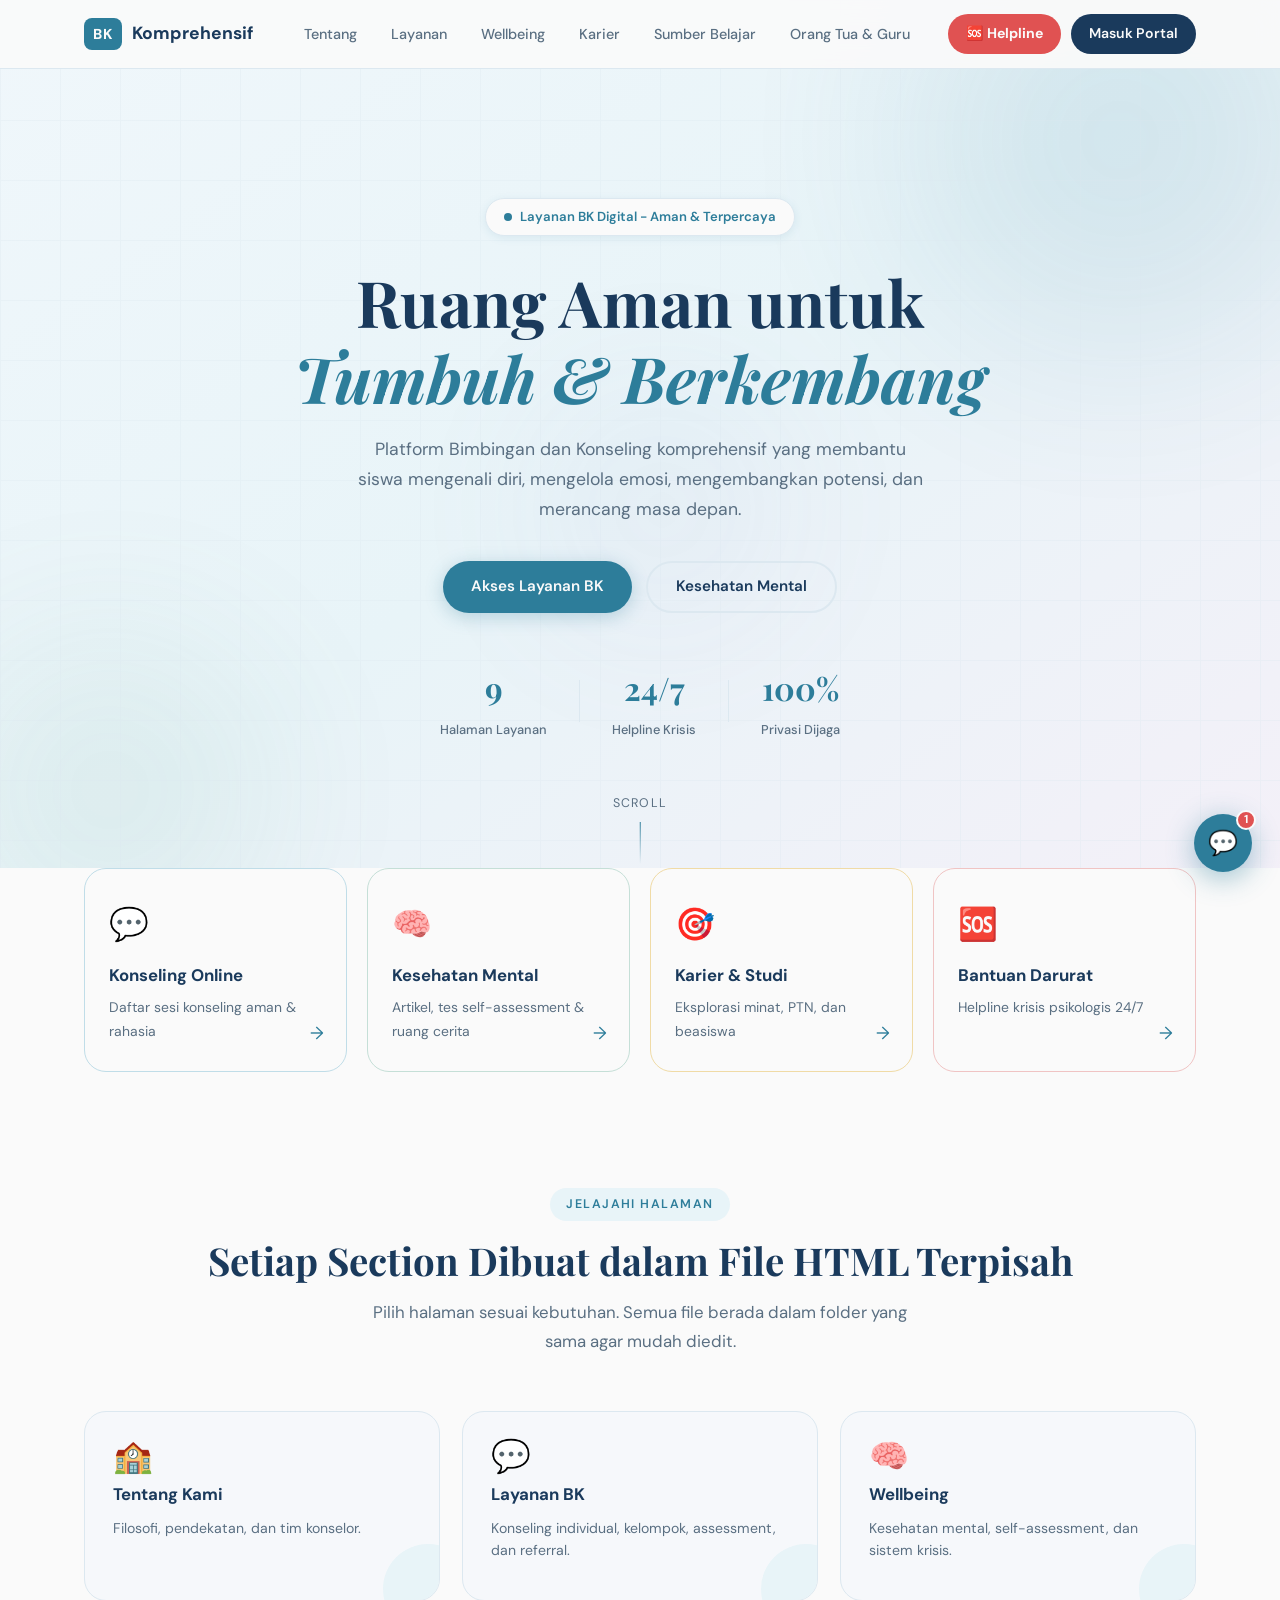
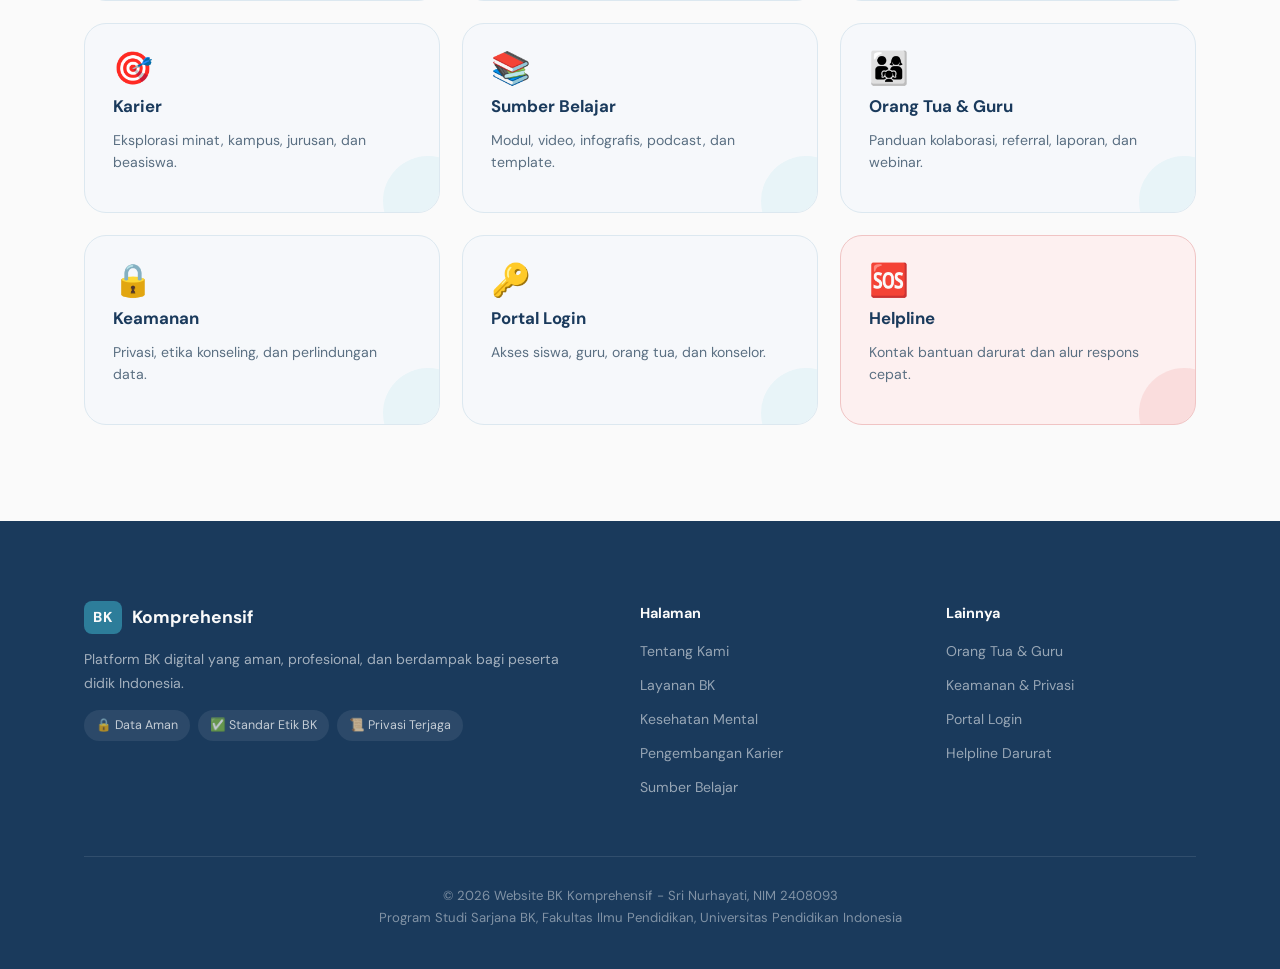
<file: index.html>
<!DOCTYPE html>
<html lang="id">
<head>
  <meta charset="UTF-8"/>
  <meta name="viewport" content="width=device-width, initial-scale=1.0"/>
  <title>BK Komprehensif - Beranda</title>
  <link rel="stylesheet" href="style.css"/>
  <link rel="preconnect" href="https://fonts.googleapis.com">
  <link href="https://fonts.googleapis.com/css2?family=Playfair+Display:wght@400;700&family=DM+Sans:wght@300;400;500;600&display=swap" rel="stylesheet">
</head>
<body>

<header class="navbar" id="navbar">
  <div class="nav-inner">
    <a href="index.html" class="nav-logo">
      <span class="logo-mark">BK</span>
      <span class="logo-text">Komprehensif</span>
    </a>
    <nav class="nav-links">
      <a href="tentang.html">Tentang</a>
      <a href="layanan.html">Layanan</a>
      <a href="wellbeing.html">Wellbeing</a>
      <a href="karier.html">Karier</a>
      <a href="sumber.html">Sumber Belajar</a>
      <a href="orangtua.html">Orang Tua & Guru</a>
    </nav>
    <div class="nav-actions">
      <a href="helpline.html" class="btn-helpline">🆘 Helpline</a>
      <a href="portal.html" class="btn-portal">Masuk Portal</a>
    </div>
    <button class="hamburger" id="hamburger" aria-label="Menu">
      <span></span><span></span><span></span>
    </button>
  </div>
  <div class="mobile-menu" id="mobileMenu">
    <a href="tentang.html">Tentang</a>
    <a href="layanan.html">Layanan</a>
    <a href="wellbeing.html">Wellbeing</a>
    <a href="karier.html">Karier</a>
    <a href="sumber.html">Sumber Belajar</a>
    <a href="orangtua.html">Orang Tua & Guru</a>
    <a href="helpline.html" class="btn-helpline">🆘 Helpline</a>
    <a href="portal.html" class="btn-portal">Masuk Portal</a>
  </div>
</header>

<main>
  <section class="hero">
    <div class="hero-bg">
      <div class="blob blob-1"></div>
      <div class="blob blob-2"></div>
      <div class="blob blob-3"></div>
      <div class="grid-overlay"></div>
    </div>
    <div class="hero-content">
      <div class="hero-badge"><span class="pulse-dot"></span>Layanan BK Digital - Aman & Terpercaya</div>
      <h1 class="hero-title">Ruang Aman untuk<br><em>Tumbuh & Berkembang</em></h1>
      <p class="hero-desc">Platform Bimbingan dan Konseling komprehensif yang membantu siswa mengenali diri, mengelola emosi, mengembangkan potensi, dan merancang masa depan.</p>
      <div class="hero-cta">
        <a href="layanan.html" class="btn-primary">Akses Layanan BK</a>
        <a href="wellbeing.html" class="btn-secondary">Kesehatan Mental</a>
      </div>
      <div class="hero-stats">
        <div class="stat-item"><span class="stat-num">9</span><span class="stat-label">Halaman Layanan</span></div>
        <div class="stat-divider"></div>
        <div class="stat-item"><span class="stat-num">24/7</span><span class="stat-label">Helpline Krisis</span></div>
        <div class="stat-divider"></div>
        <div class="stat-item"><span class="stat-num">100%</span><span class="stat-label">Privasi Dijaga</span></div>
      </div>
    </div>
    <div class="hero-scroll"><span>Scroll</span><div class="scroll-line"></div></div>
  </section>

  <section class="quick-access">
    <div class="container">
      <div class="qa-grid">
        <a href="layanan.html" class="qa-card qa-teal">
          <div class="qa-icon">💬</div>
          <h3>Konseling Online</h3>
          <p>Daftar sesi konseling aman & rahasia</p>
          <span class="qa-arrow">→</span>
        </a>
        <a href="wellbeing.html" class="qa-card qa-green">
          <div class="qa-icon">🧠</div>
          <h3>Kesehatan Mental</h3>
          <p>Artikel, tes self-assessment & ruang cerita</p>
          <span class="qa-arrow">→</span>
        </a>
        <a href="karier.html" class="qa-card qa-amber">
          <div class="qa-icon">🎯</div>
          <h3>Karier & Studi</h3>
          <p>Eksplorasi minat, PTN, dan beasiswa</p>
          <span class="qa-arrow">→</span>
        </a>
        <a href="helpline.html" class="qa-card qa-red">
          <div class="qa-icon">🆘</div>
          <h3>Bantuan Darurat</h3>
          <p>Helpline krisis psikologis 24/7</p>
          <span class="qa-arrow">→</span>
        </a>
      </div>
    </div>
  </section>

  <section class="preview-nav section">
    <div class="container">
      <div class="section-header">
        <div class="section-label">Jelajahi Halaman</div>
        <h2 class="section-title">Setiap Section Dibuat dalam File HTML Terpisah</h2>
        <p class="section-desc">Pilih halaman sesuai kebutuhan. Semua file berada dalam folder yang sama agar mudah diedit.</p>
      </div>
      <div class="pn-grid">
        <a href="tentang.html" class="pn-card"><div class="pn-icon">🏫</div><h3>Tentang Kami</h3><p>Filosofi, pendekatan, dan tim konselor.</p></a>
        <a href="layanan.html" class="pn-card"><div class="pn-icon">💬</div><h3>Layanan BK</h3><p>Konseling individual, kelompok, assessment, dan referral.</p></a>
        <a href="wellbeing.html" class="pn-card"><div class="pn-icon">🧠</div><h3>Wellbeing</h3><p>Kesehatan mental, self-assessment, dan sistem krisis.</p></a>
        <a href="karier.html" class="pn-card"><div class="pn-icon">🎯</div><h3>Karier</h3><p>Eksplorasi minat, kampus, jurusan, dan beasiswa.</p></a>
        <a href="sumber.html" class="pn-card"><div class="pn-icon">📚</div><h3>Sumber Belajar</h3><p>Modul, video, infografis, podcast, dan template.</p></a>
        <a href="orangtua.html" class="pn-card"><div class="pn-icon">👨‍👩‍👧</div><h3>Orang Tua & Guru</h3><p>Panduan kolaborasi, referral, laporan, dan webinar.</p></a>
        <a href="keamanan.html" class="pn-card"><div class="pn-icon">🔒</div><h3>Keamanan</h3><p>Privasi, etika konseling, dan perlindungan data.</p></a>
        <a href="portal.html" class="pn-card"><div class="pn-icon">🔑</div><h3>Portal Login</h3><p>Akses siswa, guru, orang tua, dan konselor.</p></a>
        <a href="helpline.html" class="pn-card pn-red"><div class="pn-icon">🆘</div><h3>Helpline</h3><p>Kontak bantuan darurat dan alur respons cepat.</p></a>
      </div>
    </div>
  </section>
</main>

<footer class="footer">
  <div class="container">
    <div class="footer-grid">
      <div class="footer-brand">
        <div class="footer-logo"><span class="logo-mark">BK</span><span>Komprehensif</span></div>
        <p>Platform BK digital yang aman, profesional, dan berdampak bagi peserta didik Indonesia.</p>
        <div class="footer-badges">
          <span>🔒 Data Aman</span><span>✅ Standar Etik BK</span><span>📜 Privasi Terjaga</span>
        </div>
      </div>
      <div class="footer-links">
        <h4>Halaman</h4>
        <a href="tentang.html">Tentang Kami</a>
        <a href="layanan.html">Layanan BK</a>
        <a href="wellbeing.html">Kesehatan Mental</a>
        <a href="karier.html">Pengembangan Karier</a>
        <a href="sumber.html">Sumber Belajar</a>
      </div>
      <div class="footer-links">
        <h4>Lainnya</h4>
        <a href="orangtua.html">Orang Tua & Guru</a>
        <a href="keamanan.html">Keamanan & Privasi</a>
        <a href="portal.html">Portal Login</a>
        <a href="helpline.html">Helpline Darurat</a>
      </div>
    </div>
    <div class="footer-bottom">
      <p>© 2026 Website BK Komprehensif - Sri Nurhayati, NIM 2408093</p>
      <p>Program Studi Sarjana BK, Fakultas Ilmu Pendidikan, Universitas Pendidikan Indonesia</p>
    </div>
  </div>
</footer>

<div class="chatbot-bubble" id="chatbotBubble" onclick="toggleChatbot()">
  <span class="cb-icon">💬</span><span class="cb-badge">1</span>
</div>
<div class="chatbot-window" id="chatbotWindow">
  <div class="cw-header"><strong>Asisten BK</strong><button onclick="toggleChatbot()">×</button></div>
  <div class="cw-body">
    <div class="cw-msg cw-bot">Halo! 👋 Saya asisten BK digital. Ada yang bisa saya bantu?</div>
    <div class="cw-options">
      <button onclick="chatSelect('Ingin konseling')">💬 Ingin konseling</button>
      <button onclick="chatSelect('Info kesehatan mental')">🧠 Kesehatan mental</button>
      <button onclick="chatSelect('Informasi karier')">🎯 Informasi karier</button>
      <button onclick="chatSelect('Bantuan darurat')">🆘 Bantuan darurat</button>
    </div>
  </div>
  <div class="cw-input">
    <input type="text" id="chatInput" placeholder="Ketik pesan..."/>
    <button onclick="sendChat()">→</button>
  </div>
</div>

<script src="script.js"></script>
</body>
</html>
</file>
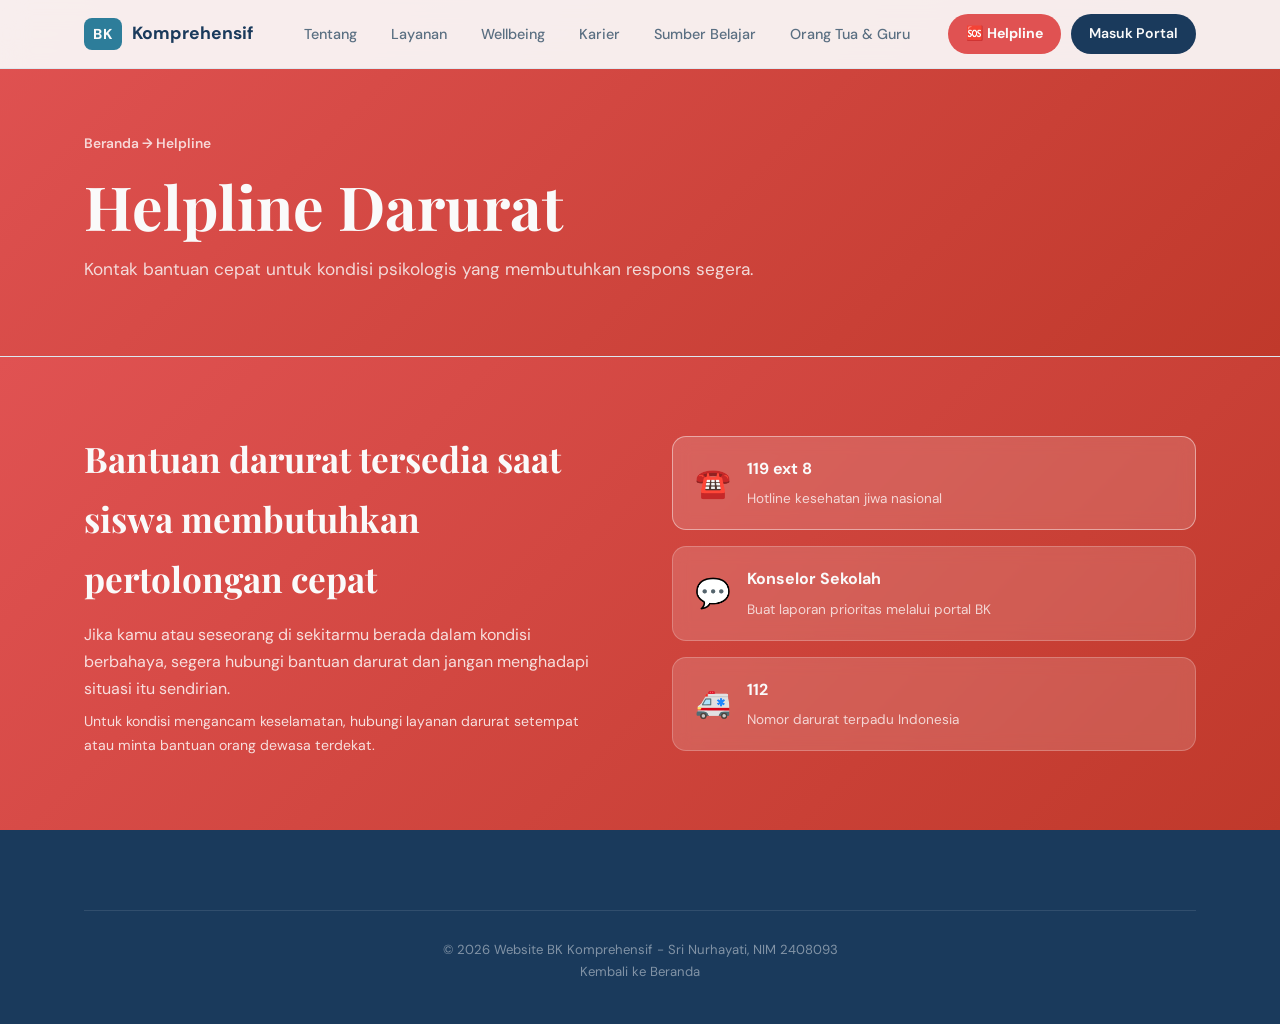
<file: helpline.html>
<!DOCTYPE html>
<html lang="id">
<head>
  <meta charset="UTF-8"/>
  <meta name="viewport" content="width=device-width, initial-scale=1.0"/>
  <title>BK Komprehensif - Helpline Darurat</title>
  <link rel="stylesheet" href="style.css"/>
  <link rel="preconnect" href="https://fonts.googleapis.com">
  <link href="https://fonts.googleapis.com/css2?family=Playfair+Display:wght@400;700&family=DM+Sans:wght@300;400;500;600&display=swap" rel="stylesheet">
</head>
<body>
<header class="navbar" id="navbar">
  <div class="nav-inner">
    <a href="index.html" class="nav-logo"><span class="logo-mark">BK</span><span class="logo-text">Komprehensif</span></a>
    <nav class="nav-links"><a href="tentang.html">Tentang</a><a href="layanan.html">Layanan</a><a href="wellbeing.html">Wellbeing</a><a href="karier.html">Karier</a><a href="sumber.html">Sumber Belajar</a><a href="orangtua.html">Orang Tua & Guru</a></nav>
    <div class="nav-actions"><a href="helpline.html" class="btn-helpline">🆘 Helpline</a><a href="portal.html" class="btn-portal">Masuk Portal</a></div>
    <button class="hamburger" id="hamburger" aria-label="Menu"><span></span><span></span><span></span></button>
  </div>
  <div class="mobile-menu" id="mobileMenu"><a href="tentang.html">Tentang</a><a href="layanan.html">Layanan</a><a href="wellbeing.html">Wellbeing</a><a href="karier.html">Karier</a><a href="sumber.html">Sumber Belajar</a><a href="orangtua.html">Orang Tua & Guru</a><a href="helpline.html" class="btn-helpline">🆘 Helpline</a><a href="portal.html" class="btn-portal">Masuk Portal</a></div>
</header>
<main>
  <section class="page-hero ph-red"><div class="container"><div class="breadcrumb light"><a href="index.html">Beranda</a> → Helpline</div><h1 class="page-title">Helpline Darurat</h1><p class="page-desc">Kontak bantuan cepat untuk kondisi psikologis yang membutuhkan respons segera.</p></div></section>
  <section class="helpline">
    <div class="container">
      <div class="hl-inner">
        <div class="hl-text"><h2>Bantuan darurat tersedia saat siswa membutuhkan pertolongan cepat</h2><p>Jika kamu atau seseorang di sekitarmu berada dalam kondisi berbahaya, segera hubungi bantuan darurat dan jangan menghadapi situasi itu sendirian.</p><p class="hl-note">Untuk kondisi mengancam keselamatan, hubungi layanan darurat setempat atau minta bantuan orang dewasa terdekat.</p></div>
        <div class="hl-contacts">
          <a href="tel:119" class="hl-contact hl-primary"><div class="hlc-icon">☎️</div><div><strong>119 ext 8</strong><span>Hotline kesehatan jiwa nasional</span></div></a>
          <a href="portal.html" class="hl-contact"><div class="hlc-icon">💬</div><div><strong>Konselor Sekolah</strong><span>Buat laporan prioritas melalui portal BK</span></div></a>
          <a href="tel:112" class="hl-contact"><div class="hlc-icon">🚑</div><div><strong>112</strong><span>Nomor darurat terpadu Indonesia</span></div></a>
        </div>
      </div>
    </div>
  </section>
</main>
<footer class="footer"><div class="container"><div class="footer-bottom"><p>© 2026 Website BK Komprehensif - Sri Nurhayati, NIM 2408093</p><p><a href="index.html">Kembali ke Beranda</a></p></div></div></footer>
<script src="script.js"></script>
</body>
</html>
</file>
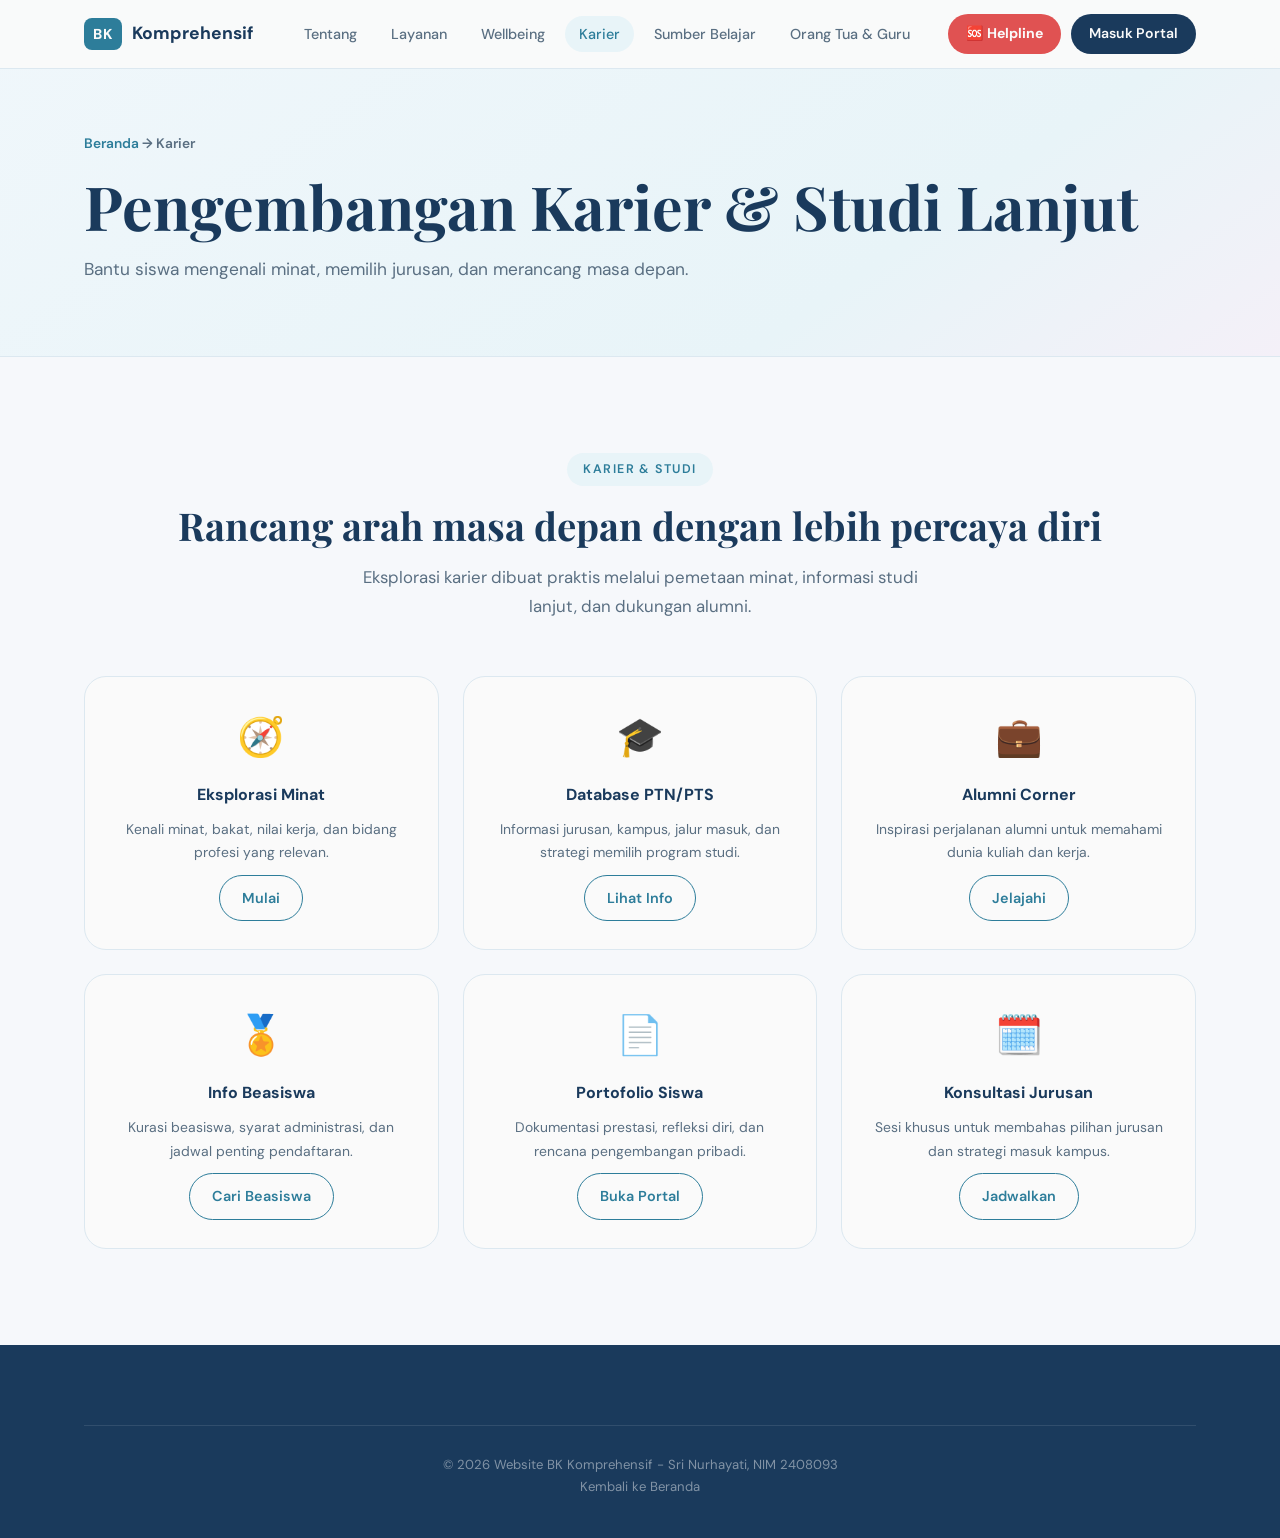
<file: karier.html>
<!DOCTYPE html>
<html lang="id">
<head>
  <meta charset="UTF-8"/>
  <meta name="viewport" content="width=device-width, initial-scale=1.0"/>
  <title>BK Komprehensif - Karier</title>
  <link rel="stylesheet" href="style.css"/>
  <link rel="preconnect" href="https://fonts.googleapis.com">
  <link href="https://fonts.googleapis.com/css2?family=Playfair+Display:wght@400;700&family=DM+Sans:wght@300;400;500;600&display=swap" rel="stylesheet">
</head>
<body>
<header class="navbar" id="navbar">
  <div class="nav-inner">
    <a href="index.html" class="nav-logo"><span class="logo-mark">BK</span><span class="logo-text">Komprehensif</span></a>
    <nav class="nav-links"><a href="tentang.html">Tentang</a><a href="layanan.html">Layanan</a><a href="wellbeing.html">Wellbeing</a><a href="karier.html" class="active">Karier</a><a href="sumber.html">Sumber Belajar</a><a href="orangtua.html">Orang Tua & Guru</a></nav>
    <div class="nav-actions"><a href="helpline.html" class="btn-helpline">🆘 Helpline</a><a href="portal.html" class="btn-portal">Masuk Portal</a></div>
    <button class="hamburger" id="hamburger" aria-label="Menu"><span></span><span></span><span></span></button>
  </div>
  <div class="mobile-menu" id="mobileMenu"><a href="tentang.html">Tentang</a><a href="layanan.html">Layanan</a><a href="wellbeing.html">Wellbeing</a><a href="karier.html">Karier</a><a href="sumber.html">Sumber Belajar</a><a href="orangtua.html">Orang Tua & Guru</a><a href="helpline.html" class="btn-helpline">🆘 Helpline</a><a href="portal.html" class="btn-portal">Masuk Portal</a></div>
</header>
<main>
  <section class="page-hero"><div class="container"><div class="breadcrumb"><a href="index.html">Beranda</a> → Karier</div><h1 class="page-title">Pengembangan Karier & Studi Lanjut</h1><p class="page-desc">Bantu siswa mengenali minat, memilih jurusan, dan merancang masa depan.</p></div></section>
  <section class="karier section">
    <div class="container">
      <div class="section-header"><div class="section-label">Karier & Studi</div><h2 class="section-title">Rancang arah masa depan dengan lebih percaya diri</h2><p class="section-desc">Eksplorasi karier dibuat praktis melalui pemetaan minat, informasi studi lanjut, dan dukungan alumni.</p></div>
      <div class="karier-grid">
        <article class="karier-card"><div class="kc-icon">🧭</div><h3>Eksplorasi Minat</h3><p>Kenali minat, bakat, nilai kerja, dan bidang profesi yang relevan.</p><a href="portal.html" class="btn-outline">Mulai</a></article>
        <article class="karier-card"><div class="kc-icon">🎓</div><h3>Database PTN/PTS</h3><p>Informasi jurusan, kampus, jalur masuk, dan strategi memilih program studi.</p><a href="sumber.html" class="btn-outline">Lihat Info</a></article>
        <article class="karier-card"><div class="kc-icon">💼</div><h3>Alumni Corner</h3><p>Inspirasi perjalanan alumni untuk memahami dunia kuliah dan kerja.</p><a href="sumber.html" class="btn-outline">Jelajahi</a></article>
        <article class="karier-card"><div class="kc-icon">🏅</div><h3>Info Beasiswa</h3><p>Kurasi beasiswa, syarat administrasi, dan jadwal penting pendaftaran.</p><a href="sumber.html" class="btn-outline">Cari Beasiswa</a></article>
        <article class="karier-card"><div class="kc-icon">📄</div><h3>Portofolio Siswa</h3><p>Dokumentasi prestasi, refleksi diri, dan rencana pengembangan pribadi.</p><a href="portal.html" class="btn-outline">Buka Portal</a></article>
        <article class="karier-card"><div class="kc-icon">🗓️</div><h3>Konsultasi Jurusan</h3><p>Sesi khusus untuk membahas pilihan jurusan dan strategi masuk kampus.</p><a href="layanan.html" class="btn-outline">Jadwalkan</a></article>
      </div>
    </div>
  </section>
</main>
<footer class="footer"><div class="container"><div class="footer-bottom"><p>© 2026 Website BK Komprehensif - Sri Nurhayati, NIM 2408093</p><p><a href="index.html">Kembali ke Beranda</a></p></div></div></footer>
<script src="script.js"></script>
</body>
</html>
</file>
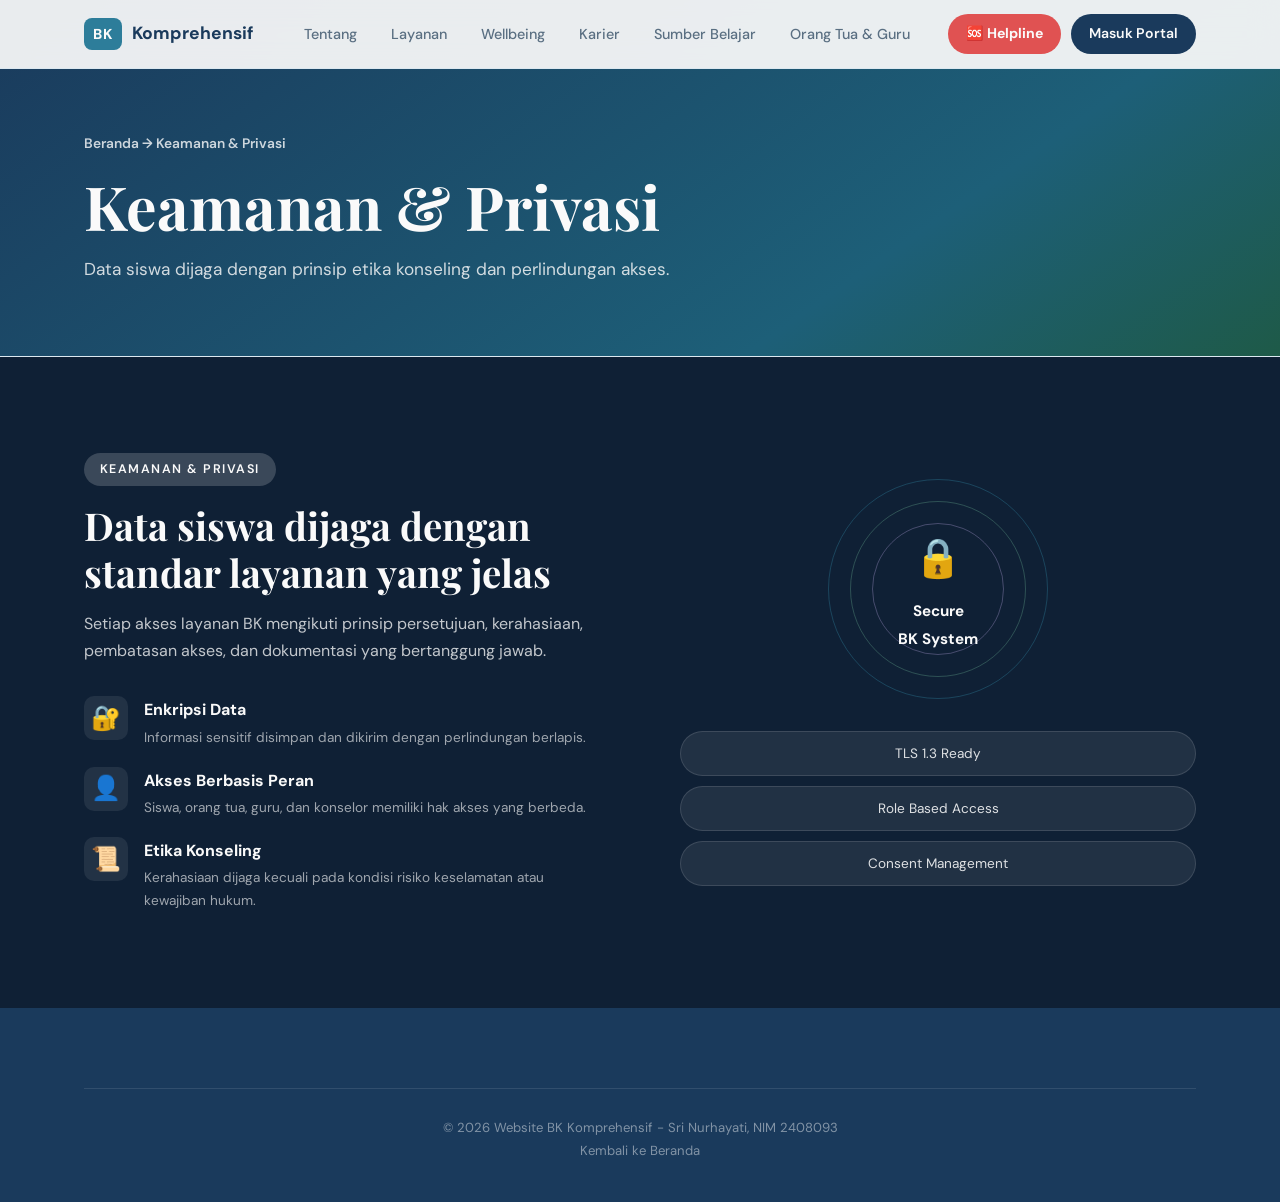
<file: keamanan.html>
<!DOCTYPE html>
<html lang="id">
<head>
  <meta charset="UTF-8"/>
  <meta name="viewport" content="width=device-width, initial-scale=1.0"/>
  <title>BK Komprehensif - Keamanan & Privasi</title>
  <link rel="stylesheet" href="style.css"/>
  <link rel="preconnect" href="https://fonts.googleapis.com">
  <link href="https://fonts.googleapis.com/css2?family=Playfair+Display:wght@400;700&family=DM+Sans:wght@300;400;500;600&display=swap" rel="stylesheet">
</head>
<body>
<header class="navbar" id="navbar">
  <div class="nav-inner">
    <a href="index.html" class="nav-logo"><span class="logo-mark">BK</span><span class="logo-text">Komprehensif</span></a>
    <nav class="nav-links"><a href="tentang.html">Tentang</a><a href="layanan.html">Layanan</a><a href="wellbeing.html">Wellbeing</a><a href="karier.html">Karier</a><a href="sumber.html">Sumber Belajar</a><a href="orangtua.html">Orang Tua & Guru</a></nav>
    <div class="nav-actions"><a href="helpline.html" class="btn-helpline">🆘 Helpline</a><a href="portal.html" class="btn-portal">Masuk Portal</a></div>
    <button class="hamburger" id="hamburger" aria-label="Menu"><span></span><span></span><span></span></button>
  </div>
  <div class="mobile-menu" id="mobileMenu"><a href="tentang.html">Tentang</a><a href="layanan.html">Layanan</a><a href="wellbeing.html">Wellbeing</a><a href="karier.html">Karier</a><a href="sumber.html">Sumber Belajar</a><a href="orangtua.html">Orang Tua & Guru</a><a href="helpline.html" class="btn-helpline">🆘 Helpline</a><a href="portal.html" class="btn-portal">Masuk Portal</a></div>
</header>
<main>
  <section class="page-hero ph-dark"><div class="container"><div class="breadcrumb light"><a href="index.html">Beranda</a> → Keamanan & Privasi</div><h1 class="page-title">Keamanan & Privasi</h1><p class="page-desc">Data siswa dijaga dengan prinsip etika konseling dan perlindungan akses.</p></div></section>
  <section class="keamanan">
    <div class="container">
      <div class="keamanan-inner">
        <div>
          <div class="section-label wl">Keamanan & Privasi</div>
          <h2 class="section-title">Data siswa dijaga dengan standar layanan yang jelas</h2>
          <p>Setiap akses layanan BK mengikuti prinsip persetujuan, kerahasiaan, pembatasan akses, dan dokumentasi yang bertanggung jawab.</p>
          <div class="security-layers">
            <div class="sec-layer"><div class="sl-icon">🔐</div><div><strong>Enkripsi Data</strong><p>Informasi sensitif disimpan dan dikirim dengan perlindungan berlapis.</p></div></div>
            <div class="sec-layer"><div class="sl-icon">👤</div><div><strong>Akses Berbasis Peran</strong><p>Siswa, orang tua, guru, dan konselor memiliki hak akses yang berbeda.</p></div></div>
            <div class="sec-layer"><div class="sl-icon">📜</div><div><strong>Etika Konseling</strong><p>Kerahasiaan dijaga kecuali pada kondisi risiko keselamatan atau kewajiban hukum.</p></div></div>
          </div>
        </div>
        <div class="keamanan-visual">
          <div class="sec-badge-main"><div class="sec-ring ring-1"></div><div class="sec-ring ring-2"></div><div class="sec-ring ring-3"></div><div class="sec-center"><span class="sec-lock">🔒</span><strong>Secure<br>BK System</strong></div></div>
          <div class="sec-info-pills"><span class="sip">TLS 1.3 Ready</span><span class="sip">Role Based Access</span><span class="sip">Consent Management</span></div>
        </div>
      </div>
    </div>
  </section>
</main>
<footer class="footer"><div class="container"><div class="footer-bottom"><p>© 2026 Website BK Komprehensif - Sri Nurhayati, NIM 2408093</p><p><a href="index.html">Kembali ke Beranda</a></p></div></div></footer>
<script src="script.js"></script>
</body>
</html>
</file>
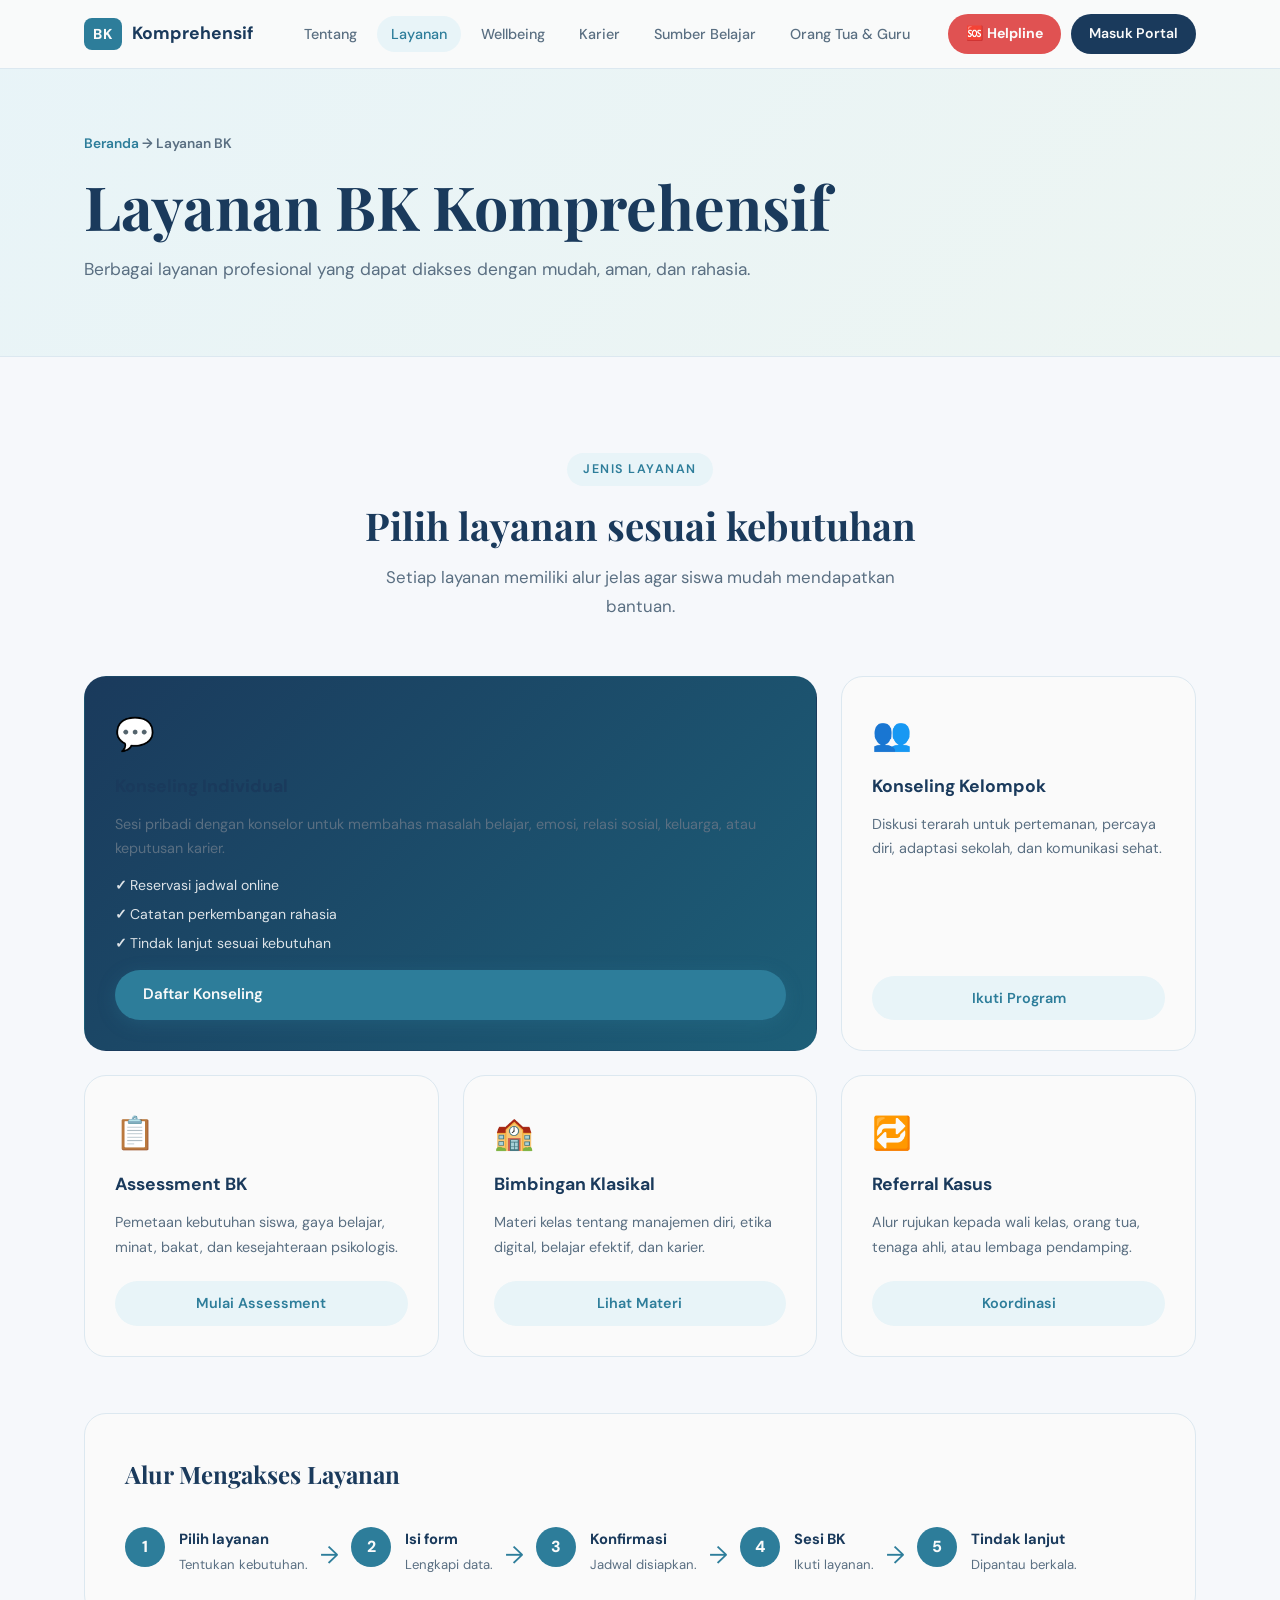
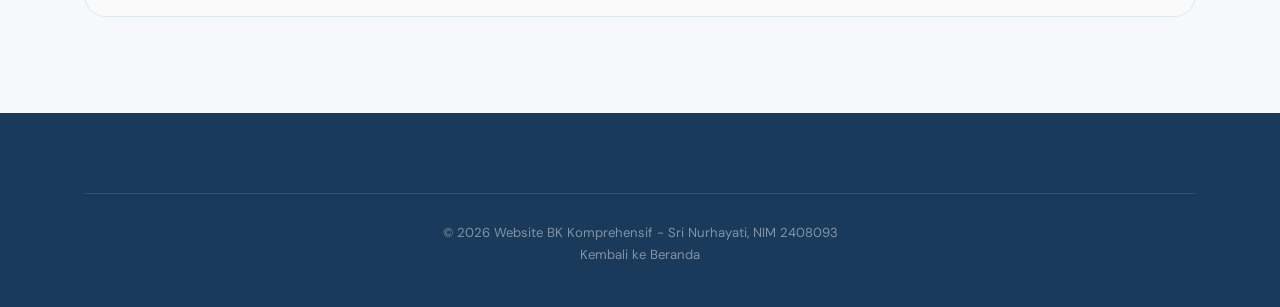
<file: layanan.html>
<!DOCTYPE html>
<html lang="id">
<head>
  <meta charset="UTF-8"/>
  <meta name="viewport" content="width=device-width, initial-scale=1.0"/>
  <title>BK Komprehensif - Layanan BK</title>
  <link rel="stylesheet" href="style.css"/>
  <link rel="preconnect" href="https://fonts.googleapis.com">
  <link href="https://fonts.googleapis.com/css2?family=Playfair+Display:wght@400;700&family=DM+Sans:wght@300;400;500;600&display=swap" rel="stylesheet">
</head>
<body>
<header class="navbar" id="navbar">
  <div class="nav-inner">
    <a href="index.html" class="nav-logo"><span class="logo-mark">BK</span><span class="logo-text">Komprehensif</span></a>
    <nav class="nav-links"><a href="tentang.html">Tentang</a><a href="layanan.html" class="active">Layanan</a><a href="wellbeing.html">Wellbeing</a><a href="karier.html">Karier</a><a href="sumber.html">Sumber Belajar</a><a href="orangtua.html">Orang Tua & Guru</a></nav>
    <div class="nav-actions"><a href="helpline.html" class="btn-helpline">🆘 Helpline</a><a href="portal.html" class="btn-portal">Masuk Portal</a></div>
    <button class="hamburger" id="hamburger" aria-label="Menu"><span></span><span></span><span></span></button>
  </div>
  <div class="mobile-menu" id="mobileMenu"><a href="tentang.html">Tentang</a><a href="layanan.html">Layanan</a><a href="wellbeing.html">Wellbeing</a><a href="karier.html">Karier</a><a href="sumber.html">Sumber Belajar</a><a href="orangtua.html">Orang Tua & Guru</a><a href="helpline.html" class="btn-helpline">🆘 Helpline</a><a href="portal.html" class="btn-portal">Masuk Portal</a></div>
</header>

<main>
  <section class="page-hero ph-teal"><div class="container"><div class="breadcrumb"><a href="index.html">Beranda</a> → Layanan BK</div><h1 class="page-title">Layanan BK Komprehensif</h1><p class="page-desc">Berbagai layanan profesional yang dapat diakses dengan mudah, aman, dan rahasia.</p></div></section>
  <section class="layanan section">
    <div class="container">
      <div class="section-header"><div class="section-label">Jenis Layanan</div><h2 class="section-title">Pilih layanan sesuai kebutuhan</h2><p class="section-desc">Setiap layanan memiliki alur jelas agar siswa mudah mendapatkan bantuan.</p></div>
      <div class="layanan-grid">
        <article class="layanan-card lc-featured"><div class="lc-icon">💬</div><h3>Konseling Individual</h3><p>Sesi pribadi dengan konselor untuk membahas masalah belajar, emosi, relasi sosial, keluarga, atau keputusan karier.</p><ul class="lc-list"><li>Reservasi jadwal online</li><li>Catatan perkembangan rahasia</li><li>Tindak lanjut sesuai kebutuhan</li></ul><a href="portal.html" class="btn-primary">Daftar Konseling</a></article>
        <article class="layanan-card"><div class="lc-icon">👥</div><h3>Konseling Kelompok</h3><p>Diskusi terarah untuk pertemanan, percaya diri, adaptasi sekolah, dan komunikasi sehat.</p><a href="portal.html" class="btn-book">Ikuti Program</a></article>
        <article class="layanan-card"><div class="lc-icon">📋</div><h3>Assessment BK</h3><p>Pemetaan kebutuhan siswa, gaya belajar, minat, bakat, dan kesejahteraan psikologis.</p><a href="portal.html" class="btn-book">Mulai Assessment</a></article>
        <article class="layanan-card"><div class="lc-icon">🏫</div><h3>Bimbingan Klasikal</h3><p>Materi kelas tentang manajemen diri, etika digital, belajar efektif, dan karier.</p><a href="sumber.html" class="btn-book">Lihat Materi</a></article>
        <article class="layanan-card"><div class="lc-icon">🔁</div><h3>Referral Kasus</h3><p>Alur rujukan kepada wali kelas, orang tua, tenaga ahli, atau lembaga pendamping.</p><a href="orangtua.html" class="btn-book">Koordinasi</a></article>
      </div>
      <div class="alur-section">
        <h3>Alur Mengakses Layanan</h3>
        <div class="alur-steps">
          <div class="alur-step"><div class="alur-num">1</div><div class="alur-info"><strong>Pilih layanan</strong><p>Tentukan kebutuhan.</p></div></div><div class="alur-arrow">→</div>
          <div class="alur-step"><div class="alur-num">2</div><div class="alur-info"><strong>Isi form</strong><p>Lengkapi data.</p></div></div><div class="alur-arrow">→</div>
          <div class="alur-step"><div class="alur-num">3</div><div class="alur-info"><strong>Konfirmasi</strong><p>Jadwal disiapkan.</p></div></div><div class="alur-arrow">→</div>
          <div class="alur-step"><div class="alur-num">4</div><div class="alur-info"><strong>Sesi BK</strong><p>Ikuti layanan.</p></div></div><div class="alur-arrow">→</div>
          <div class="alur-step"><div class="alur-num">5</div><div class="alur-info"><strong>Tindak lanjut</strong><p>Dipantau berkala.</p></div></div>
        </div>
      </div>
    </div>
  </section>
</main>
<footer class="footer"><div class="container"><div class="footer-bottom"><p>© 2026 Website BK Komprehensif - Sri Nurhayati, NIM 2408093</p><p><a href="index.html">Kembali ke Beranda</a></p></div></div></footer>
<script src="script.js"></script>
</body>
</html>
</file>
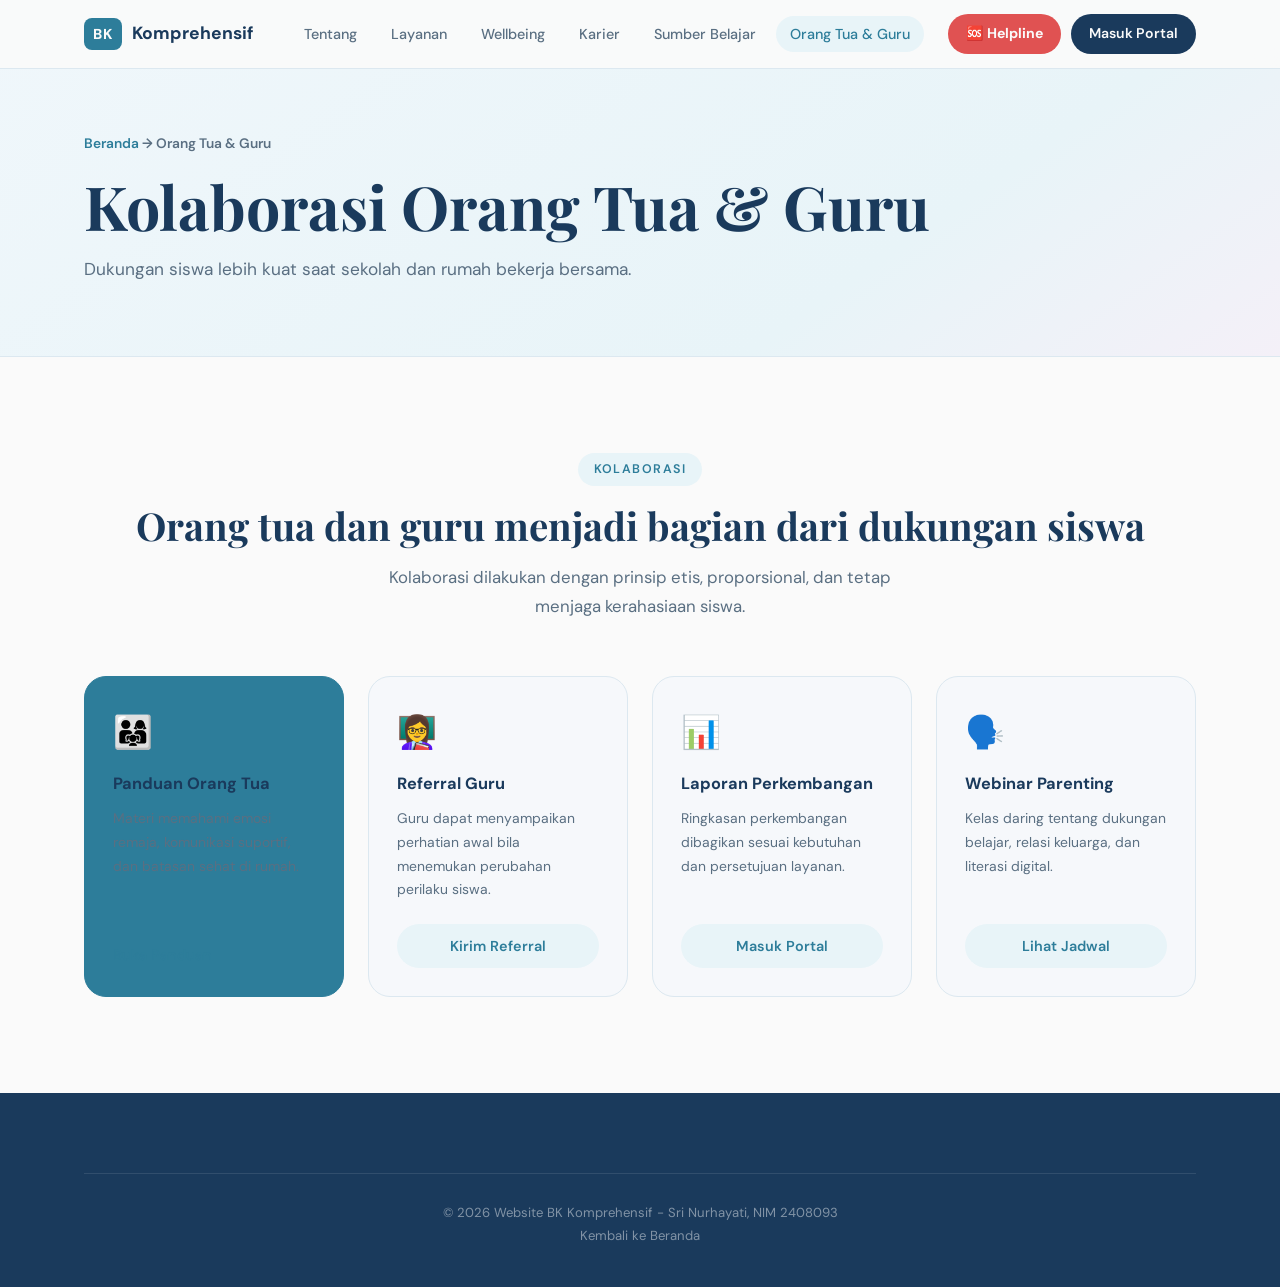
<file: orangtua.html>
<!DOCTYPE html>
<html lang="id">
<head>
  <meta charset="UTF-8"/>
  <meta name="viewport" content="width=device-width, initial-scale=1.0"/>
  <title>BK Komprehensif - Orang Tua & Guru</title>
  <link rel="stylesheet" href="style.css"/>
  <link rel="preconnect" href="https://fonts.googleapis.com">
  <link href="https://fonts.googleapis.com/css2?family=Playfair+Display:wght@400;700&family=DM+Sans:wght@300;400;500;600&display=swap" rel="stylesheet">
</head>
<body>
<header class="navbar" id="navbar">
  <div class="nav-inner">
    <a href="index.html" class="nav-logo"><span class="logo-mark">BK</span><span class="logo-text">Komprehensif</span></a>
    <nav class="nav-links"><a href="tentang.html">Tentang</a><a href="layanan.html">Layanan</a><a href="wellbeing.html">Wellbeing</a><a href="karier.html">Karier</a><a href="sumber.html">Sumber Belajar</a><a href="orangtua.html" class="active">Orang Tua & Guru</a></nav>
    <div class="nav-actions"><a href="helpline.html" class="btn-helpline">🆘 Helpline</a><a href="portal.html" class="btn-portal">Masuk Portal</a></div>
    <button class="hamburger" id="hamburger" aria-label="Menu"><span></span><span></span><span></span></button>
  </div>
  <div class="mobile-menu" id="mobileMenu"><a href="tentang.html">Tentang</a><a href="layanan.html">Layanan</a><a href="wellbeing.html">Wellbeing</a><a href="karier.html">Karier</a><a href="sumber.html">Sumber Belajar</a><a href="orangtua.html">Orang Tua & Guru</a><a href="helpline.html" class="btn-helpline">🆘 Helpline</a><a href="portal.html" class="btn-portal">Masuk Portal</a></div>
</header>
<main>
  <section class="page-hero"><div class="container"><div class="breadcrumb"><a href="index.html">Beranda</a> → Orang Tua & Guru</div><h1 class="page-title">Kolaborasi Orang Tua & Guru</h1><p class="page-desc">Dukungan siswa lebih kuat saat sekolah dan rumah bekerja bersama.</p></div></section>
  <section class="orangtua section">
    <div class="container">
      <div class="section-header"><div class="section-label">Kolaborasi</div><h2 class="section-title">Orang tua dan guru menjadi bagian dari dukungan siswa</h2><p class="section-desc">Kolaborasi dilakukan dengan prinsip etis, proporsional, dan tetap menjaga kerahasiaan siswa.</p></div>
      <div class="ot-grid">
        <article class="ot-card ot-featured"><div class="ot-icon">👨‍👩‍👧</div><h3>Panduan Orang Tua</h3><p>Materi memahami emosi remaja, komunikasi suportif, dan batasan sehat di rumah.</p><a href="sumber.html" class="btn-wl">Buka Panduan</a></article>
        <article class="ot-card"><div class="ot-icon">👩‍🏫</div><h3>Referral Guru</h3><p>Guru dapat menyampaikan perhatian awal bila menemukan perubahan perilaku siswa.</p><a href="portal.html" class="btn-book">Kirim Referral</a></article>
        <article class="ot-card"><div class="ot-icon">📊</div><h3>Laporan Perkembangan</h3><p>Ringkasan perkembangan dibagikan sesuai kebutuhan dan persetujuan layanan.</p><a href="portal.html" class="btn-book">Masuk Portal</a></article>
        <article class="ot-card"><div class="ot-icon">🗣️</div><h3>Webinar Parenting</h3><p>Kelas daring tentang dukungan belajar, relasi keluarga, dan literasi digital.</p><a href="sumber.html" class="btn-book">Lihat Jadwal</a></article>
      </div>
    </div>
  </section>
</main>
<footer class="footer"><div class="container"><div class="footer-bottom"><p>© 2026 Website BK Komprehensif - Sri Nurhayati, NIM 2408093</p><p><a href="index.html">Kembali ke Beranda</a></p></div></div></footer>
<script src="script.js"></script>
</body>
</html>
</file>
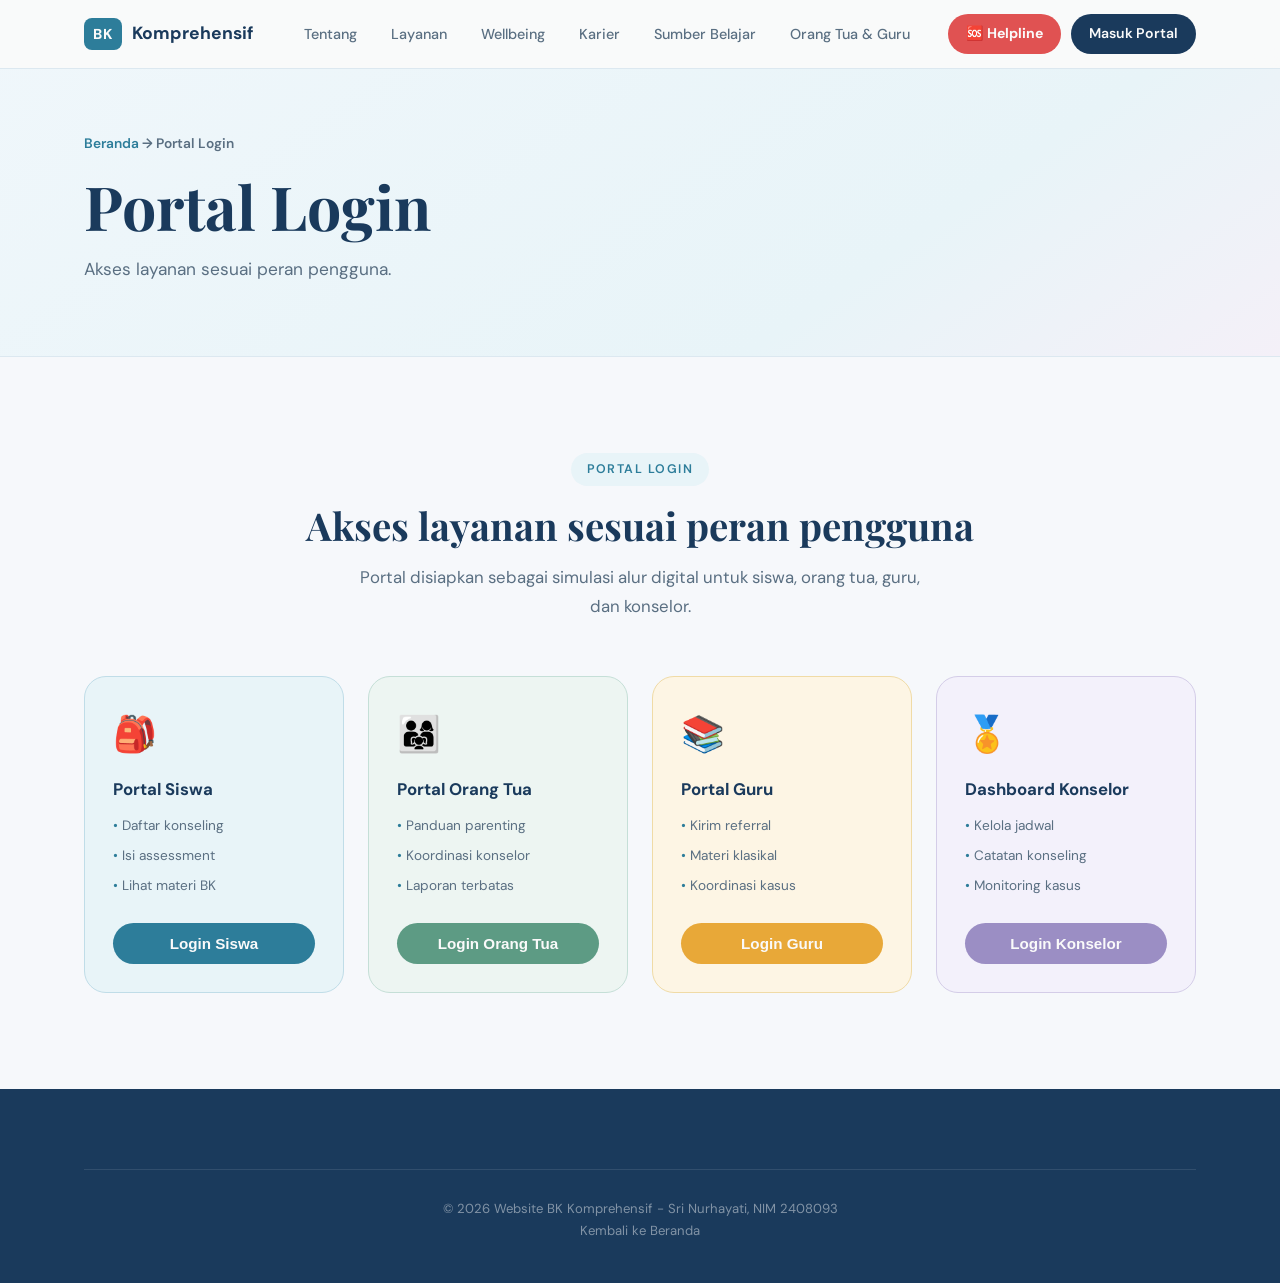
<file: portal.html>
<!DOCTYPE html>
<html lang="id">
<head>
  <meta charset="UTF-8"/>
  <meta name="viewport" content="width=device-width, initial-scale=1.0"/>
  <title>BK Komprehensif - Portal Login</title>
  <link rel="stylesheet" href="style.css"/>
  <link rel="preconnect" href="https://fonts.googleapis.com">
  <link href="https://fonts.googleapis.com/css2?family=Playfair+Display:wght@400;700&family=DM+Sans:wght@300;400;500;600&display=swap" rel="stylesheet">
</head>
<body>
<header class="navbar" id="navbar">
  <div class="nav-inner">
    <a href="index.html" class="nav-logo"><span class="logo-mark">BK</span><span class="logo-text">Komprehensif</span></a>
    <nav class="nav-links"><a href="tentang.html">Tentang</a><a href="layanan.html">Layanan</a><a href="wellbeing.html">Wellbeing</a><a href="karier.html">Karier</a><a href="sumber.html">Sumber Belajar</a><a href="orangtua.html">Orang Tua & Guru</a></nav>
    <div class="nav-actions"><a href="helpline.html" class="btn-helpline">🆘 Helpline</a><a href="portal.html" class="btn-portal">Masuk Portal</a></div>
    <button class="hamburger" id="hamburger" aria-label="Menu"><span></span><span></span><span></span></button>
  </div>
  <div class="mobile-menu" id="mobileMenu"><a href="tentang.html">Tentang</a><a href="layanan.html">Layanan</a><a href="wellbeing.html">Wellbeing</a><a href="karier.html">Karier</a><a href="sumber.html">Sumber Belajar</a><a href="orangtua.html">Orang Tua & Guru</a><a href="helpline.html" class="btn-helpline">🆘 Helpline</a><a href="portal.html" class="btn-portal">Masuk Portal</a></div>
</header>
<main>
  <section class="page-hero"><div class="container"><div class="breadcrumb"><a href="index.html">Beranda</a> → Portal Login</div><h1 class="page-title">Portal Login</h1><p class="page-desc">Akses layanan sesuai peran pengguna.</p></div></section>
  <section class="portal section">
    <div class="container">
      <div class="section-header"><div class="section-label">Portal Login</div><h2 class="section-title">Akses layanan sesuai peran pengguna</h2><p class="section-desc">Portal disiapkan sebagai simulasi alur digital untuk siswa, orang tua, guru, dan konselor.</p></div>
      <div class="portal-grid">
        <article class="portal-card pc-siswa"><div class="pc-icon">🎒</div><h3>Portal Siswa</h3><ul><li>Daftar konseling</li><li>Isi assessment</li><li>Lihat materi BK</li></ul><button class="btn-portal-login" onclick="showLoginModal('siswa')">Login Siswa</button></article>
        <article class="portal-card pc-ortu"><div class="pc-icon">👨‍👩‍👧</div><h3>Portal Orang Tua</h3><ul><li>Panduan parenting</li><li>Koordinasi konselor</li><li>Laporan terbatas</li></ul><button class="btn-portal-login" onclick="showLoginModal('ortu')">Login Orang Tua</button></article>
        <article class="portal-card pc-guru"><div class="pc-icon">📚</div><h3>Portal Guru</h3><ul><li>Kirim referral</li><li>Materi klasikal</li><li>Koordinasi kasus</li></ul><button class="btn-portal-login" onclick="showLoginModal('guru')">Login Guru</button></article>
        <article class="portal-card pc-konselor"><div class="pc-icon">🏅</div><h3>Dashboard Konselor</h3><ul><li>Kelola jadwal</li><li>Catatan konseling</li><li>Monitoring kasus</li></ul><button class="btn-portal-login" onclick="showLoginModal('konselor')">Login Konselor</button></article>
      </div>
    </div>
  </section>
</main>
<div class="modal-overlay" id="loginModal" onclick="closeModal(event)">
  <div class="modal-box" role="dialog" aria-modal="true" aria-labelledby="modalTitle">
    <button class="modal-close" onclick="closeLoginModal()" aria-label="Tutup">×</button>
    <div class="modal-icon" id="modalIcon">🔑</div>
    <h3 id="modalTitle">Login Portal</h3>
    <p id="modalDesc">Masukkan identitas untuk mengakses portal.</p>
    <div class="modal-form"><input type="text" placeholder="Kode identitas"/><input type="password" placeholder="Kata sandi"/><button class="btn-primary modal-submit" type="button">Masuk Portal</button></div>
    <p class="modal-note">Demo tampilan: proses login asli perlu backend, enkripsi, dan validasi akun.</p>
  </div>
</div>
<footer class="footer"><div class="container"><div class="footer-bottom"><p>© 2026 Website BK Komprehensif - Sri Nurhayati, NIM 2408093</p><p><a href="index.html">Kembali ke Beranda</a></p></div></div></footer>
<script src="script.js"></script>
</body>
</html>
</file>
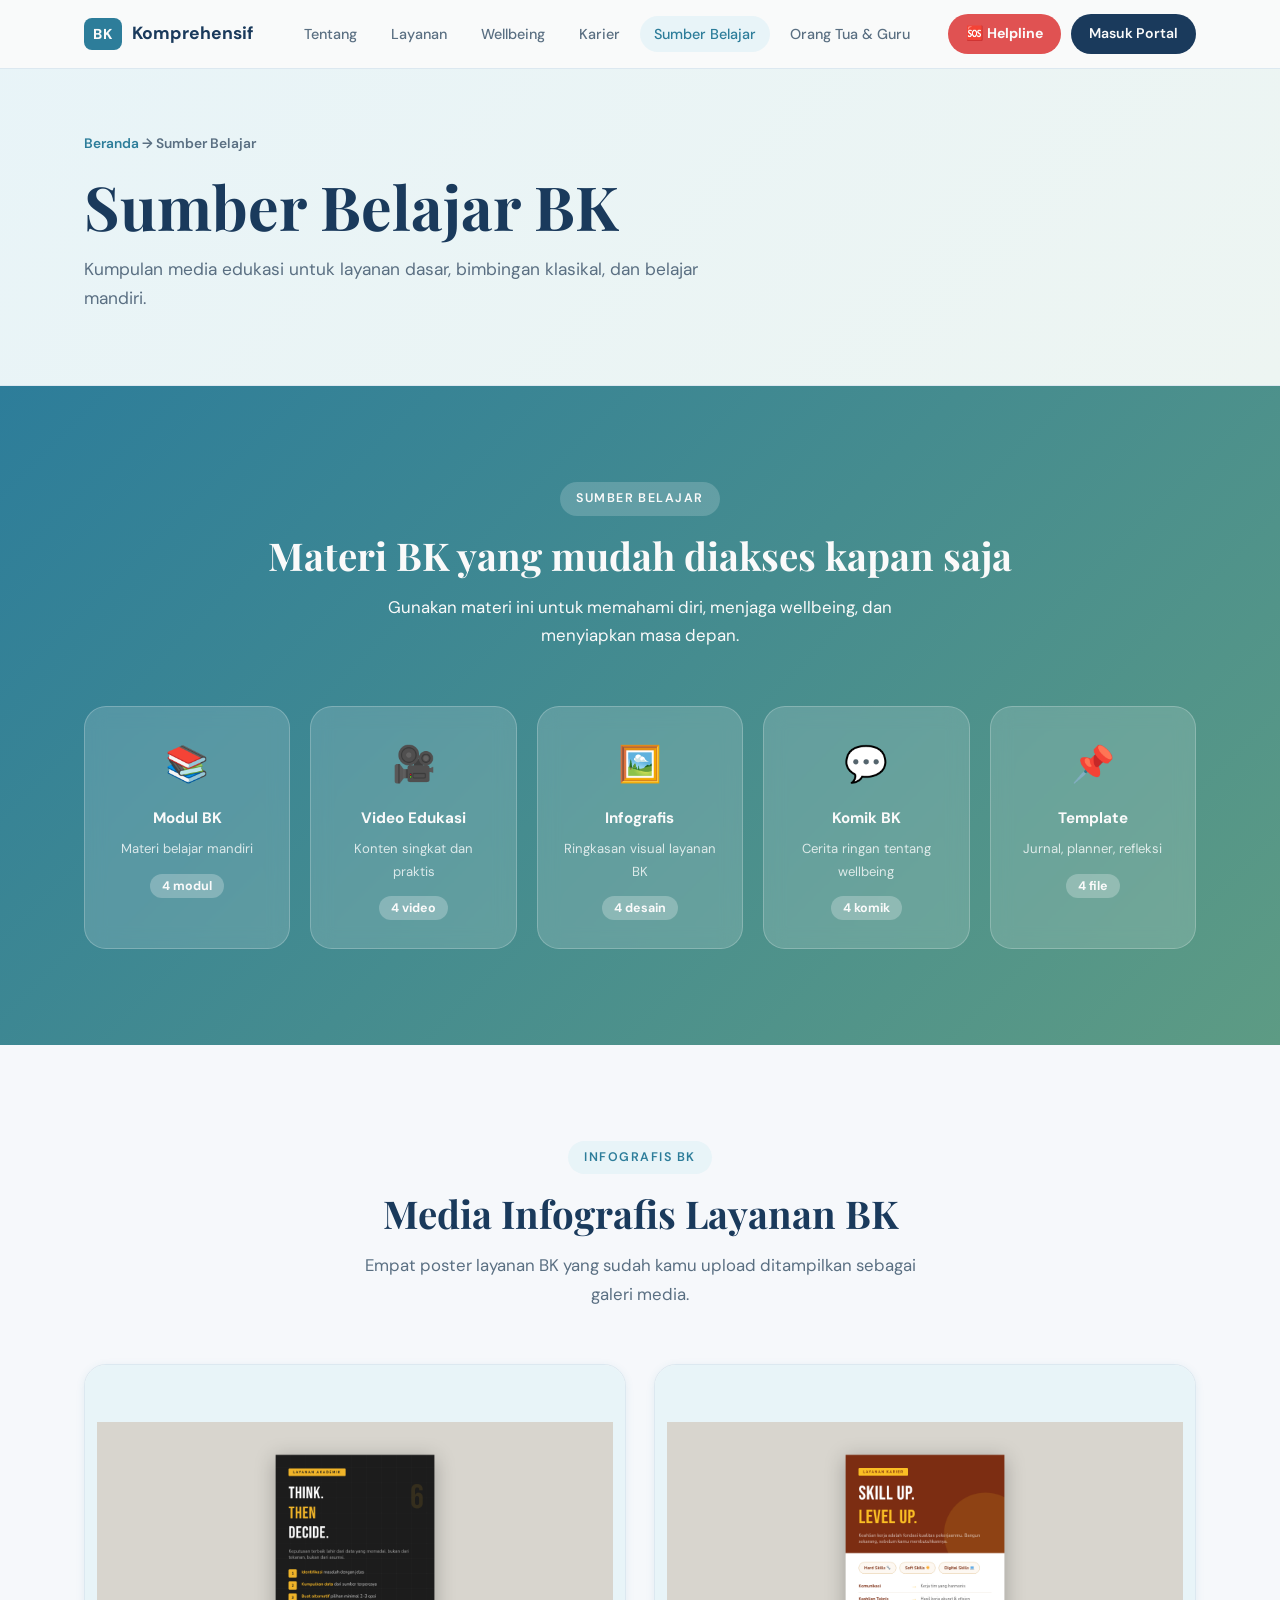
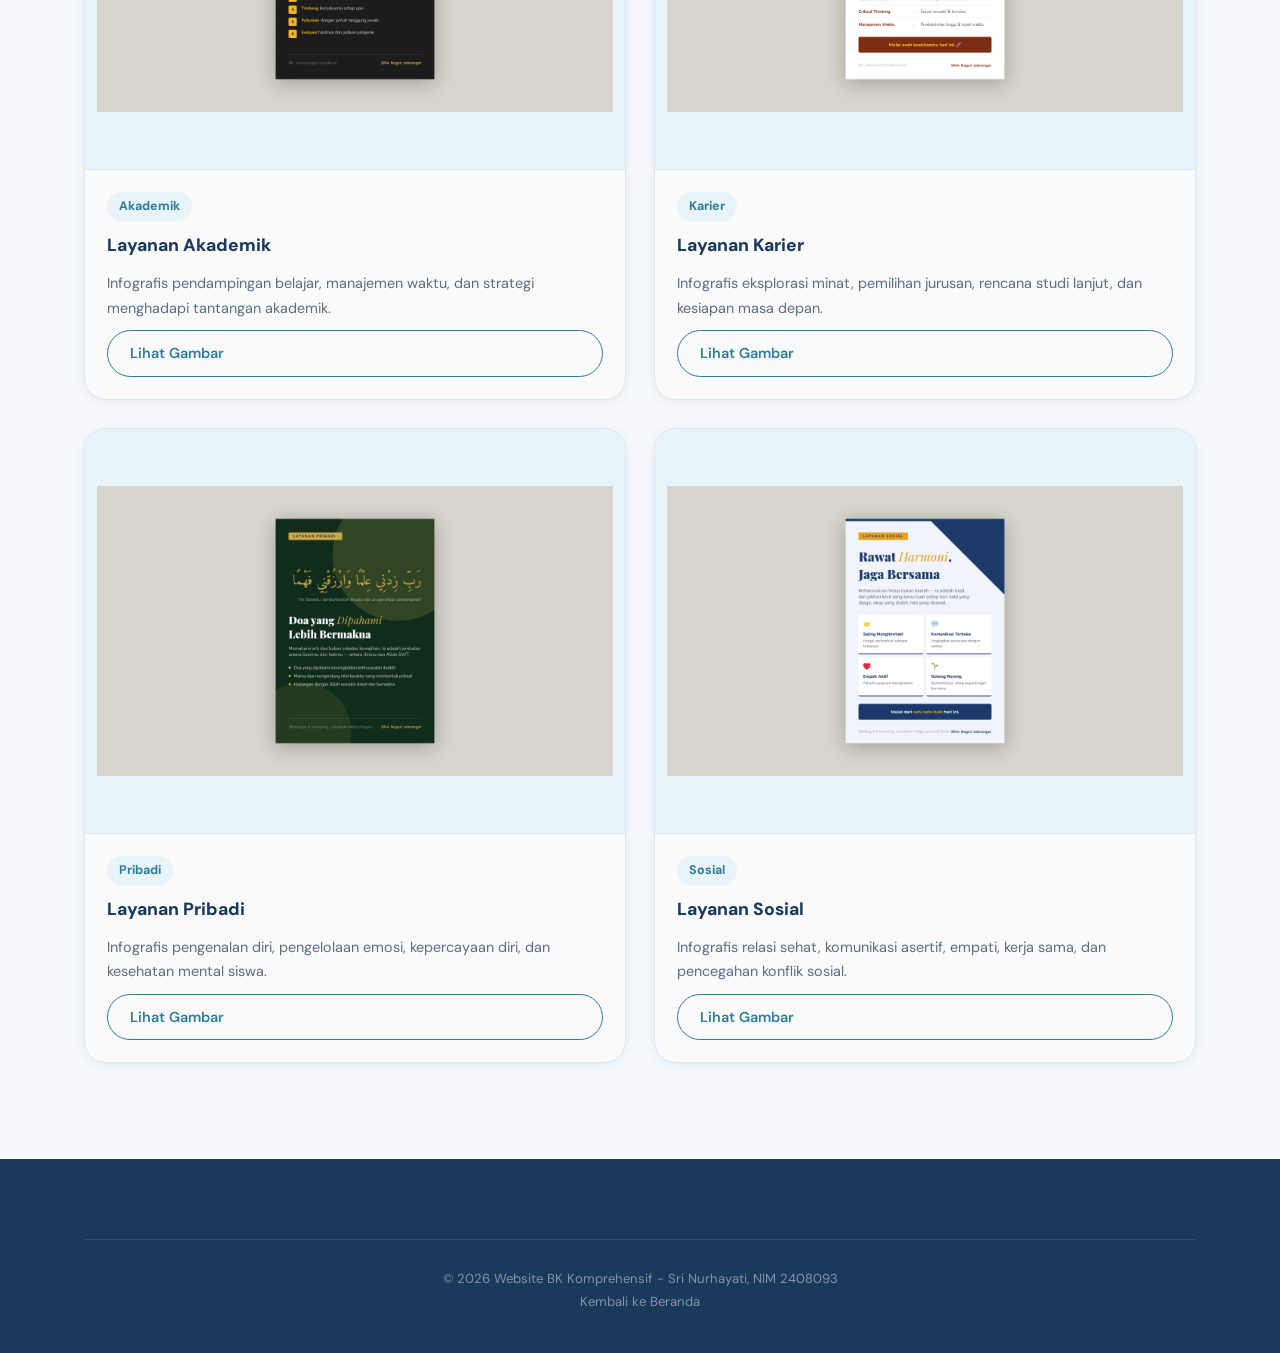
<file: sumber.html>
<!DOCTYPE html>
<html lang="id">
<head>
  <meta charset="UTF-8"/>
  <meta name="viewport" content="width=device-width, initial-scale=1.0"/>
  <title>BK Komprehensif - Sumber Belajar</title>
  <link rel="stylesheet" href="style.css"/>
  <link rel="preconnect" href="https://fonts.googleapis.com">
  <link href="https://fonts.googleapis.com/css2?family=Playfair+Display:wght@400;700&family=DM+Sans:wght@300;400;500;600&display=swap" rel="stylesheet">
</head>
<body>
<header class="navbar" id="navbar">
  <div class="nav-inner">
    <a href="index.html" class="nav-logo"><span class="logo-mark">BK</span><span class="logo-text">Komprehensif</span></a>
    <nav class="nav-links">
      <a href="tentang.html">Tentang</a>
      <a href="layanan.html">Layanan</a>
      <a href="wellbeing.html">Wellbeing</a>
      <a href="karier.html">Karier</a>
      <a href="sumber.html" class="active">Sumber Belajar</a>
      <a href="orangtua.html">Orang Tua & Guru</a>
    </nav>
    <div class="nav-actions">
      <a href="helpline.html" class="btn-helpline">🆘 Helpline</a>
      <a href="portal.html" class="btn-portal">Masuk Portal</a>
    </div>
    <button class="hamburger" id="hamburger" aria-label="Menu"><span></span><span></span><span></span></button>
  </div>
  <div class="mobile-menu" id="mobileMenu">
    <a href="tentang.html">Tentang</a>
    <a href="layanan.html">Layanan</a>
    <a href="wellbeing.html">Wellbeing</a>
    <a href="karier.html">Karier</a>
    <a href="sumber.html">Sumber Belajar</a>
    <a href="orangtua.html">Orang Tua & Guru</a>
    <a href="helpline.html" class="btn-helpline">🆘 Helpline</a>
    <a href="portal.html" class="btn-portal">Masuk Portal</a>
  </div>
</header>

<main>
  <section class="page-hero ph-teal">
    <div class="container">
      <div class="breadcrumb"><a href="index.html">Beranda</a> → Sumber Belajar</div>
      <h1 class="page-title">Sumber Belajar BK</h1>
      <p class="page-desc">Kumpulan media edukasi untuk layanan dasar, bimbingan klasikal, dan belajar mandiri.</p>
    </div>
  </section>

  <section class="sumber section">
    <div class="container">
      <div class="section-header light">
        <div class="section-label wl">Sumber Belajar</div>
        <h2 class="section-title">Materi BK yang mudah diakses kapan saja</h2>
        <p class="section-desc">Gunakan materi ini untuk memahami diri, menjaga wellbeing, dan menyiapkan masa depan.</p>
      </div>
      <div class="sumber-grid">
        <article class="sb-card">
          <div class="sb-icon">📚</div>
          <h4>Modul BK</h4>
          <p>Materi belajar mandiri</p>
          <span class="sb-count">4 modul</span>
        </article>
        <article class="sb-card">
          <div class="sb-icon">🎥</div>
          <h4>Video Edukasi</h4>
          <p>Konten singkat dan praktis</p>
          <span class="sb-count">4 video</span>
        </article>
        <a href="#infografis" class="sb-card">
          <div class="sb-icon">🖼️</div>
          <h4>Infografis</h4>
          <p>Ringkasan visual layanan BK</p>
          <span class="sb-count">4 desain</span>
        </a>
        <article class="sb-card">
          <div class="sb-icon">💬</div>
          <h4>Komik BK</h4>
          <p>Cerita ringan tentang wellbeing</p>
          <span class="sb-count">4 komik</span>
        </article>
        <article class="sb-card">
          <div class="sb-icon">📌</div>
          <h4>Template</h4>
          <p>Jurnal, planner, refleksi</p>
          <span class="sb-count">4 file</span>
        </article>
      </div>
    </div>
  </section>

  <section class="infografis-section section" id="infografis">
    <div class="container">
      <div class="section-header">
        <div class="section-label">Infografis BK</div>
        <h2 class="section-title">Media Infografis Layanan BK</h2>
        <p class="section-desc">Empat poster layanan BK yang sudah kamu upload ditampilkan sebagai galeri media.</p>
      </div>

      <div class="infografis-grid">
        <article class="infografis-card">
          <a href="infografis/Poster BK - Layanan Akademik.html.png" target="_blank" rel="noopener">
            <img src="infografis/Poster BK - Layanan Akademik.html.png" alt="Poster BK Layanan Akademik" class="infografis-img">
          </a>
          <div class="infografis-body">
            <span class="infografis-tag">Akademik</span>
            <h3>Layanan Akademik</h3>
            <p>Infografis pendampingan belajar, manajemen waktu, dan strategi menghadapi tantangan akademik.</p>
            <a href="infografis/Poster BK - Layanan Akademik.html.png" target="_blank" rel="noopener" class="btn-outline">Lihat Gambar</a>
          </div>
        </article>

        <article class="infografis-card">
          <a href="infografis/Poster BK - Layanan Karier.html.png" target="_blank" rel="noopener">
            <img src="infografis/Poster BK - Layanan Karier.html.png" alt="Poster BK Layanan Karier" class="infografis-img">
          </a>
          <div class="infografis-body">
            <span class="infografis-tag">Karier</span>
            <h3>Layanan Karier</h3>
            <p>Infografis eksplorasi minat, pemilihan jurusan, rencana studi lanjut, dan kesiapan masa depan.</p>
            <a href="infografis/Poster BK - Layanan Karier.html.png" target="_blank" rel="noopener" class="btn-outline">Lihat Gambar</a>
          </div>
        </article>

        <article class="infografis-card">
          <a href="infografis/Poster BK - Layanan Pribadi.html.png" target="_blank" rel="noopener">
            <img src="infografis/Poster BK - Layanan Pribadi.html.png" alt="Poster BK Layanan Pribadi" class="infografis-img">
          </a>
          <div class="infografis-body">
            <span class="infografis-tag">Pribadi</span>
            <h3>Layanan Pribadi</h3>
            <p>Infografis pengenalan diri, pengelolaan emosi, kepercayaan diri, dan kesehatan mental siswa.</p>
            <a href="infografis/Poster BK - Layanan Pribadi.html.png" target="_blank" rel="noopener" class="btn-outline">Lihat Gambar</a>
          </div>
        </article>

        <article class="infografis-card">
          <a href="infografis/Poster BK - Layanan Sosial.html.png" target="_blank" rel="noopener">
            <img src="infografis/Poster BK - Layanan Sosial.html.png" alt="Poster BK Layanan Sosial" class="infografis-img">
          </a>
          <div class="infografis-body">
            <span class="infografis-tag">Sosial</span>
            <h3>Layanan Sosial</h3>
            <p>Infografis relasi sehat, komunikasi asertif, empati, kerja sama, dan pencegahan konflik sosial.</p>
            <a href="infografis/Poster BK - Layanan Sosial.html.png" target="_blank" rel="noopener" class="btn-outline">Lihat Gambar</a>
          </div>
        </article>
      </div>
    </div>
  </section>
</main>

<footer class="footer">
  <div class="container">
    <div class="footer-bottom">
      <p>© 2026 Website BK Komprehensif - Sri Nurhayati, NIM 2408093</p>
      <p><a href="index.html">Kembali ke Beranda</a></p>
    </div>
  </div>
</footer>

<script src="script.js"></script>
</body>
</html>
</file>
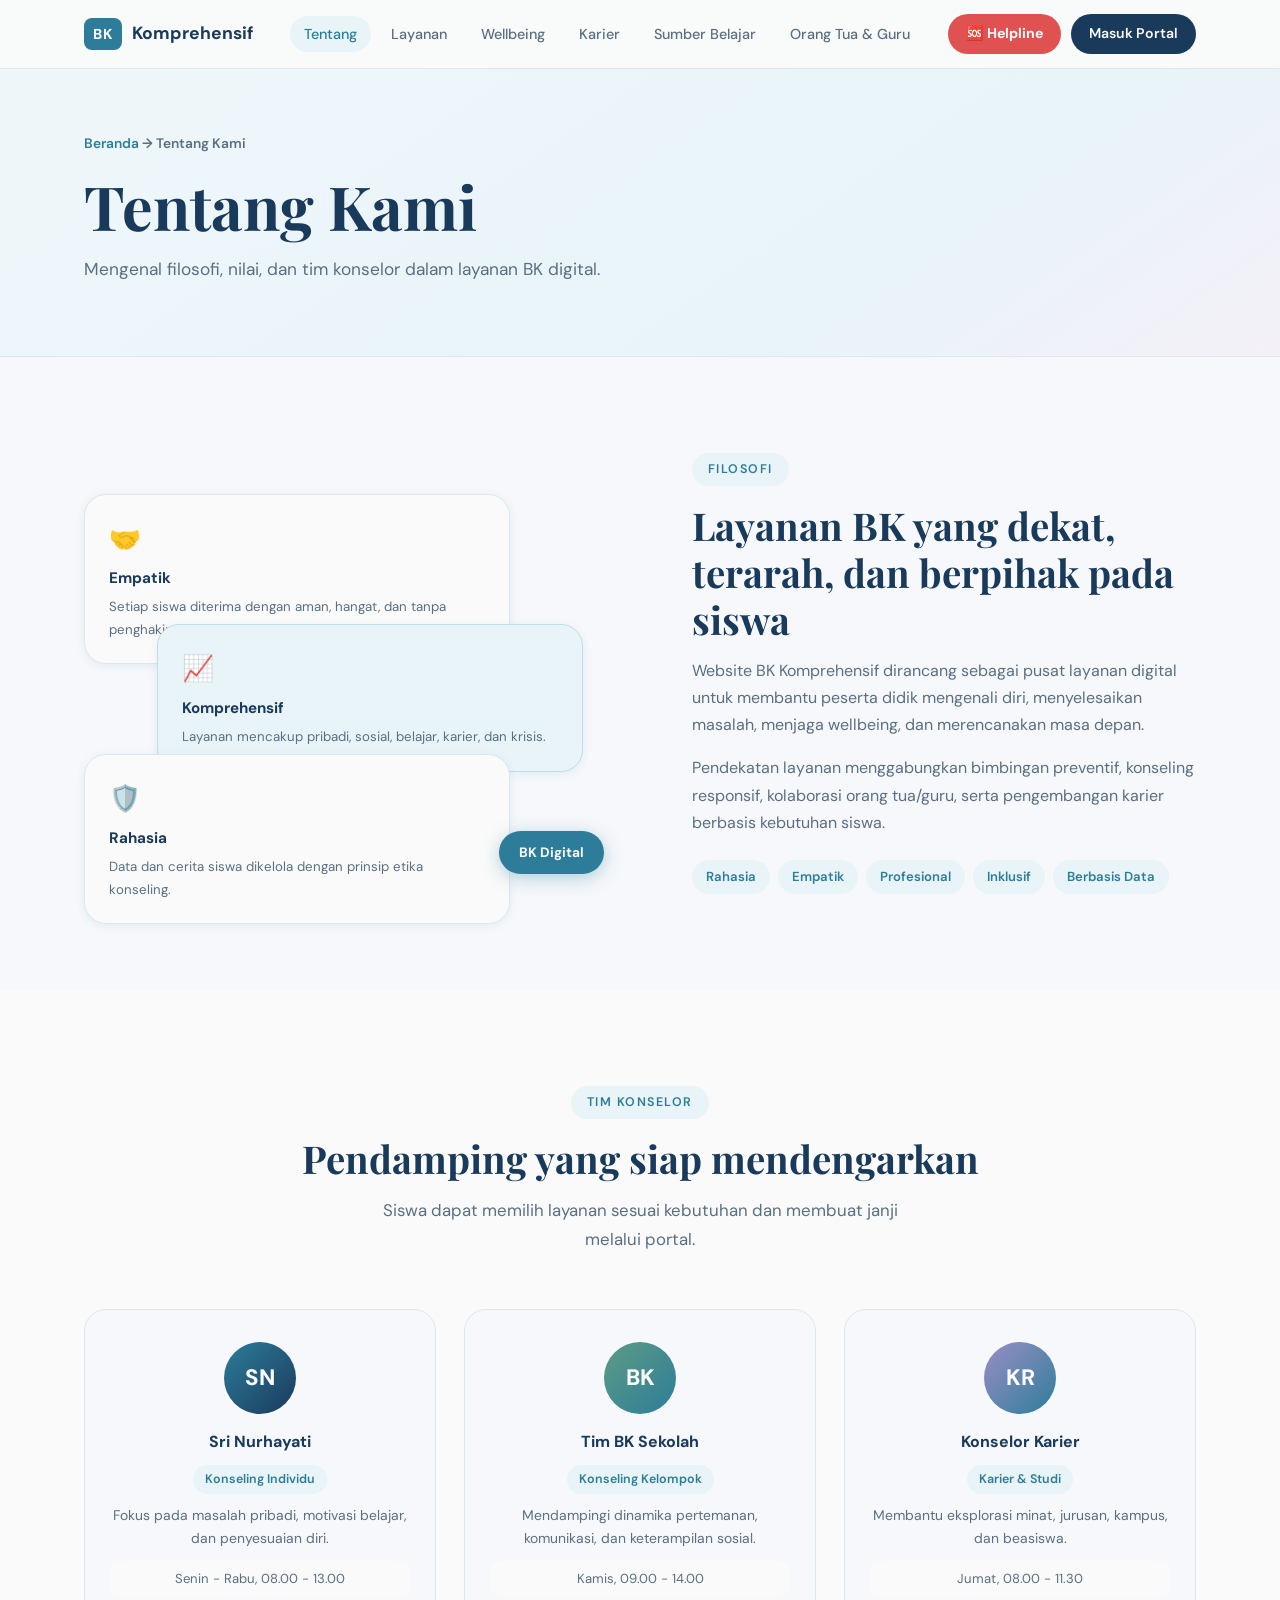
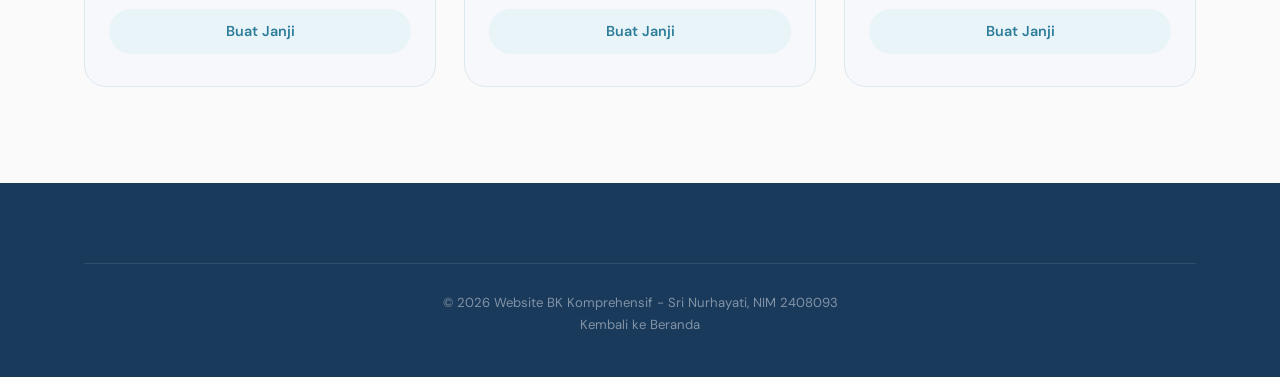
<file: tentang.html>
<!DOCTYPE html>
<html lang="id">
<head>
  <meta charset="UTF-8"/>
  <meta name="viewport" content="width=device-width, initial-scale=1.0"/>
  <title>BK Komprehensif - Tentang Kami</title>
  <link rel="stylesheet" href="style.css"/>
  <link rel="preconnect" href="https://fonts.googleapis.com">
  <link href="https://fonts.googleapis.com/css2?family=Playfair+Display:wght@400;700&family=DM+Sans:wght@300;400;500;600&display=swap" rel="stylesheet">
</head>
<body>
<header class="navbar" id="navbar">
  <div class="nav-inner">
    <a href="index.html" class="nav-logo"><span class="logo-mark">BK</span><span class="logo-text">Komprehensif</span></a>
    <nav class="nav-links">
      <a href="tentang.html" class="active">Tentang</a><a href="layanan.html">Layanan</a><a href="wellbeing.html">Wellbeing</a><a href="karier.html">Karier</a><a href="sumber.html">Sumber Belajar</a><a href="orangtua.html">Orang Tua & Guru</a>
    </nav>
    <div class="nav-actions"><a href="helpline.html" class="btn-helpline">🆘 Helpline</a><a href="portal.html" class="btn-portal">Masuk Portal</a></div>
    <button class="hamburger" id="hamburger" aria-label="Menu"><span></span><span></span><span></span></button>
  </div>
  <div class="mobile-menu" id="mobileMenu">
    <a href="tentang.html">Tentang</a><a href="layanan.html">Layanan</a><a href="wellbeing.html">Wellbeing</a><a href="karier.html">Karier</a><a href="sumber.html">Sumber Belajar</a><a href="orangtua.html">Orang Tua & Guru</a><a href="helpline.html" class="btn-helpline">🆘 Helpline</a><a href="portal.html" class="btn-portal">Masuk Portal</a>
  </div>
</header>

<main>
  <section class="page-hero">
    <div class="container">
      <div class="breadcrumb"><a href="index.html">Beranda</a> → Tentang Kami</div>
      <h1 class="page-title">Tentang Kami</h1>
      <p class="page-desc">Mengenal filosofi, nilai, dan tim konselor dalam layanan BK digital.</p>
    </div>
  </section>

  <section class="tentang section">
    <div class="container">
      <div class="tentang-grid">
        <div class="tentang-visual">
          <div class="visual-card vc-1"><div class="vc-icon">🤝</div><strong>Empatik</strong><p>Setiap siswa diterima dengan aman, hangat, dan tanpa penghakiman.</p></div>
          <div class="visual-card vc-2"><div class="vc-icon">📈</div><strong>Komprehensif</strong><p>Layanan mencakup pribadi, sosial, belajar, karier, dan krisis.</p></div>
          <div class="visual-card vc-3"><div class="vc-icon">🛡️</div><strong>Rahasia</strong><p>Data dan cerita siswa dikelola dengan prinsip etika konseling.</p></div>
          <div class="vc-badge">BK Digital</div>
        </div>
        <div class="tentang-text">
          <div class="section-label">Filosofi</div>
          <h2 class="section-title">Layanan BK yang dekat, terarah, dan berpihak pada siswa</h2>
          <p>Website BK Komprehensif dirancang sebagai pusat layanan digital untuk membantu peserta didik mengenali diri, menyelesaikan masalah, menjaga wellbeing, dan merencanakan masa depan.</p>
          <p>Pendekatan layanan menggabungkan bimbingan preventif, konseling responsif, kolaborasi orang tua/guru, serta pengembangan karier berbasis kebutuhan siswa.</p>
          <div class="tentang-values"><span class="value-pill">Rahasia</span><span class="value-pill">Empatik</span><span class="value-pill">Profesional</span><span class="value-pill">Inklusif</span><span class="value-pill">Berbasis Data</span></div>
        </div>
      </div>
    </div>
  </section>

  <section class="konselor section">
    <div class="container">
      <div class="section-header">
        <div class="section-label">Tim Konselor</div>
        <h2 class="section-title">Pendamping yang siap mendengarkan</h2>
        <p class="section-desc">Siswa dapat memilih layanan sesuai kebutuhan dan membuat janji melalui portal.</p>
      </div>
      <div class="konselor-grid">
        <article class="konselor-card"><div class="konselor-avatar k1">SN</div><h4>Sri Nurhayati</h4><span class="konselor-badge">Konseling Individu</span><p>Fokus pada masalah pribadi, motivasi belajar, dan penyesuaian diri.</p><div class="konselor-schedule">Senin - Rabu, 08.00 - 13.00</div><a href="portal.html" class="btn-book">Buat Janji</a></article>
        <article class="konselor-card"><div class="konselor-avatar k2">BK</div><h4>Tim BK Sekolah</h4><span class="konselor-badge">Konseling Kelompok</span><p>Mendampingi dinamika pertemanan, komunikasi, dan keterampilan sosial.</p><div class="konselor-schedule">Kamis, 09.00 - 14.00</div><a href="portal.html" class="btn-book">Buat Janji</a></article>
        <article class="konselor-card"><div class="konselor-avatar k3">KR</div><h4>Konselor Karier</h4><span class="konselor-badge">Karier & Studi</span><p>Membantu eksplorasi minat, jurusan, kampus, dan beasiswa.</p><div class="konselor-schedule">Jumat, 08.00 - 11.30</div><a href="portal.html" class="btn-book">Buat Janji</a></article>
      </div>
    </div>
  </section>
</main>

<footer class="footer">
  <div class="container">
    <div class="footer-bottom"><p>© 2026 Website BK Komprehensif - Sri Nurhayati, NIM 2408093</p><p><a href="index.html">Kembali ke Beranda</a></p></div>
  </div>
</footer>
<script src="script.js"></script>
</body>
</html>
</file>
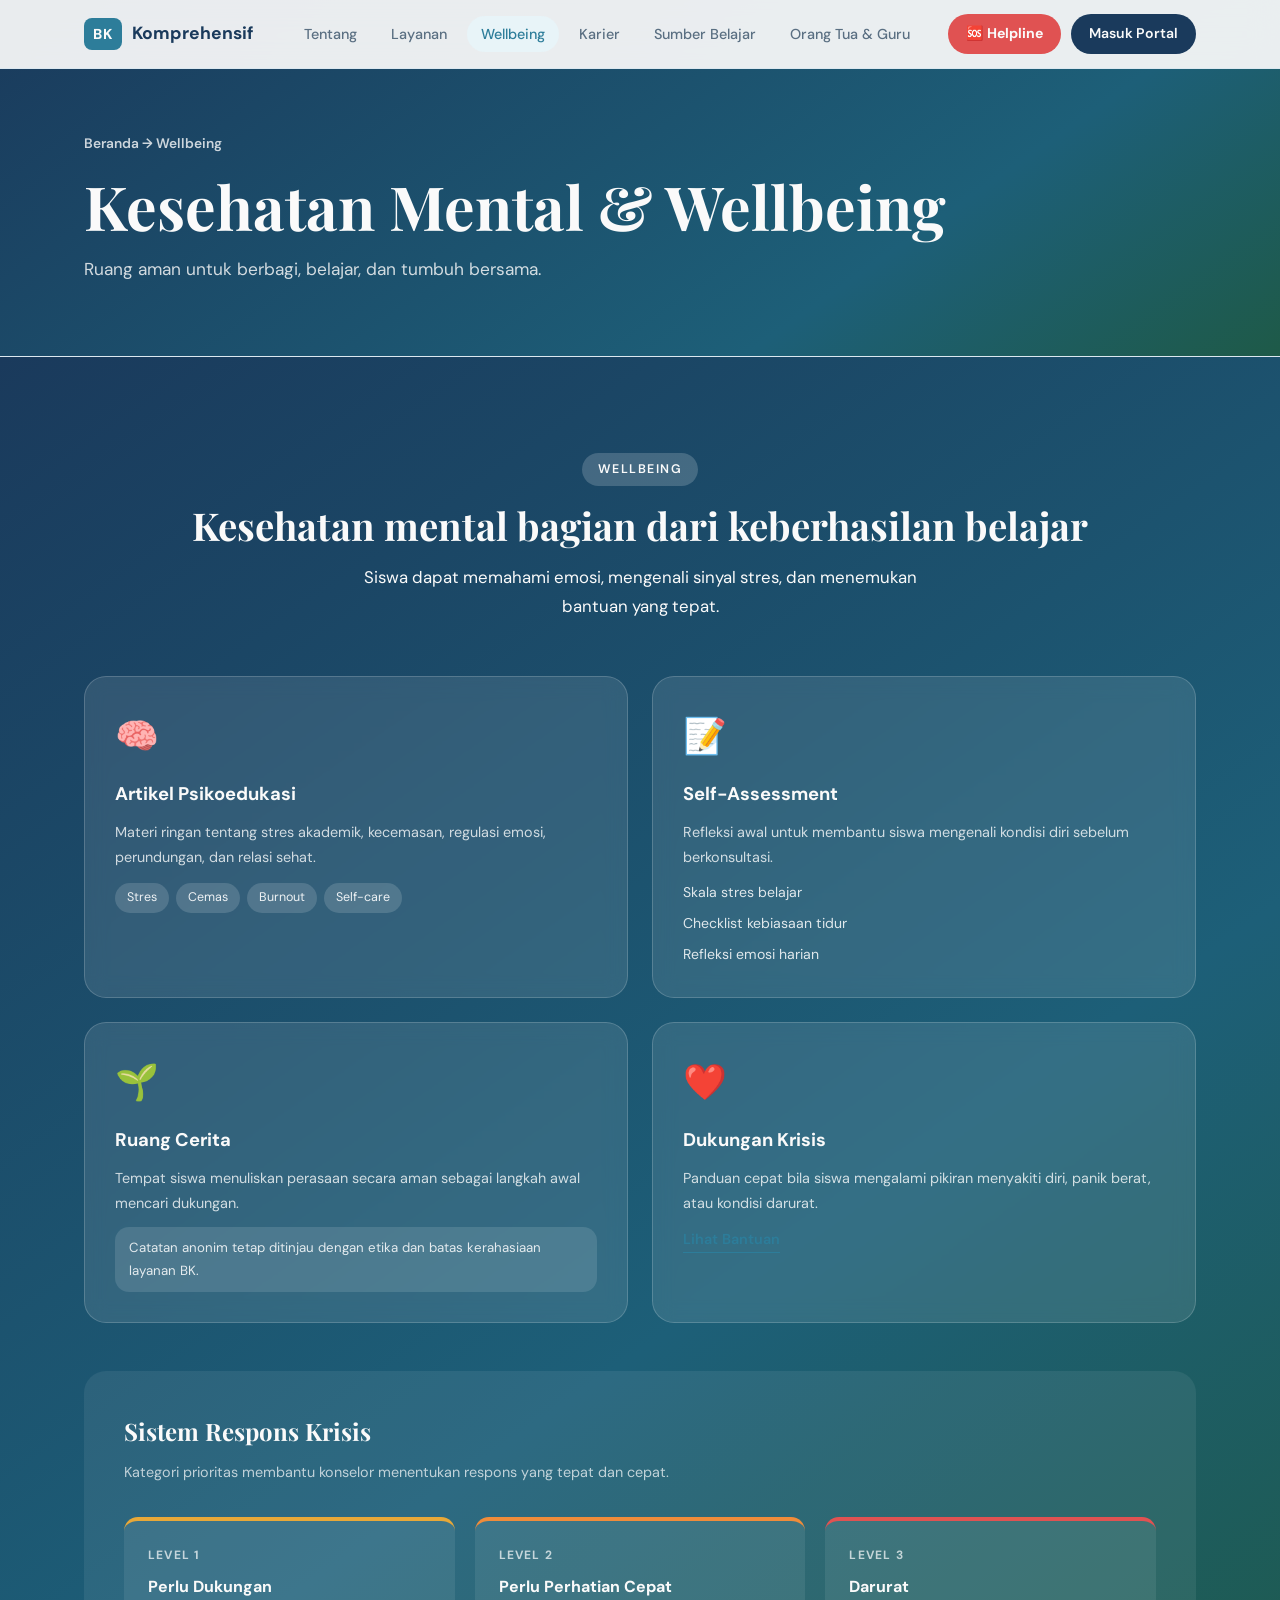
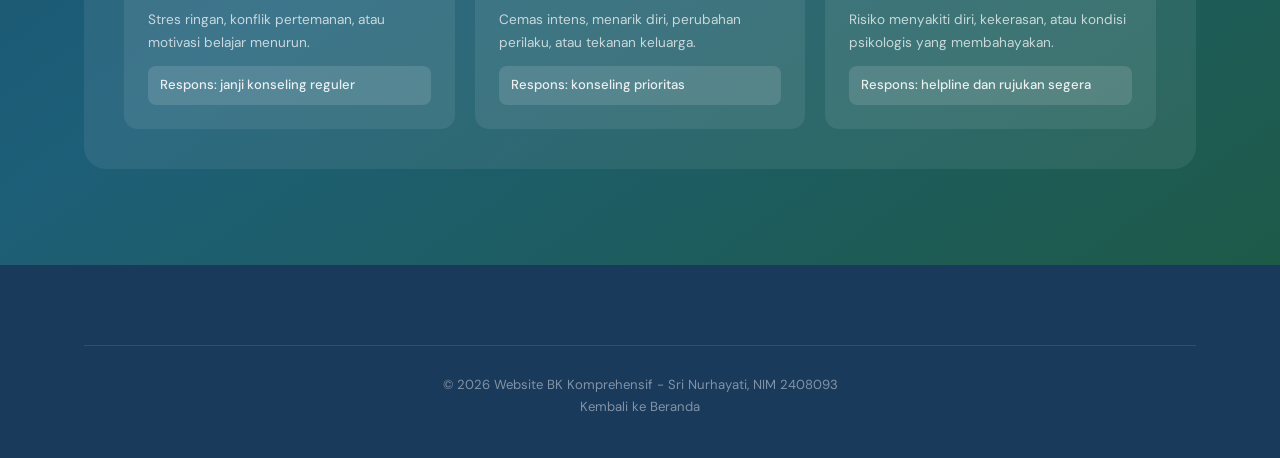
<file: wellbeing.html>
<!DOCTYPE html>
<html lang="id">
<head>
  <meta charset="UTF-8"/>
  <meta name="viewport" content="width=device-width, initial-scale=1.0"/>
  <title>BK Komprehensif - Wellbeing</title>
  <link rel="stylesheet" href="style.css"/>
  <link rel="preconnect" href="https://fonts.googleapis.com">
  <link href="https://fonts.googleapis.com/css2?family=Playfair+Display:wght@400;700&family=DM+Sans:wght@300;400;500;600&display=swap" rel="stylesheet">
</head>
<body>
<header class="navbar" id="navbar">
  <div class="nav-inner">
    <a href="index.html" class="nav-logo"><span class="logo-mark">BK</span><span class="logo-text">Komprehensif</span></a>
    <nav class="nav-links"><a href="tentang.html">Tentang</a><a href="layanan.html">Layanan</a><a href="wellbeing.html" class="active">Wellbeing</a><a href="karier.html">Karier</a><a href="sumber.html">Sumber Belajar</a><a href="orangtua.html">Orang Tua & Guru</a></nav>
    <div class="nav-actions"><a href="helpline.html" class="btn-helpline">🆘 Helpline</a><a href="portal.html" class="btn-portal">Masuk Portal</a></div>
    <button class="hamburger" id="hamburger" aria-label="Menu"><span></span><span></span><span></span></button>
  </div>
  <div class="mobile-menu" id="mobileMenu"><a href="tentang.html">Tentang</a><a href="layanan.html">Layanan</a><a href="wellbeing.html">Wellbeing</a><a href="karier.html">Karier</a><a href="sumber.html">Sumber Belajar</a><a href="orangtua.html">Orang Tua & Guru</a><a href="helpline.html" class="btn-helpline">🆘 Helpline</a><a href="portal.html" class="btn-portal">Masuk Portal</a></div>
</header>

<main>
  <section class="page-hero ph-dark"><div class="container"><div class="breadcrumb light"><a href="index.html">Beranda</a> → Wellbeing</div><h1 class="page-title">Kesehatan Mental & Wellbeing</h1><p class="page-desc">Ruang aman untuk berbagi, belajar, dan tumbuh bersama.</p></div></section>
  <section class="wellbeing section">
    <div class="container">
      <div class="section-header light"><div class="section-label wl">Wellbeing</div><h2 class="section-title">Kesehatan mental bagian dari keberhasilan belajar</h2><p class="section-desc">Siswa dapat memahami emosi, mengenali sinyal stres, dan menemukan bantuan yang tepat.</p></div>
      <div class="wellbeing-grid">
        <article class="wb-card"><div class="wb-icon">🧠</div><h3>Artikel Psikoedukasi</h3><p>Materi ringan tentang stres akademik, kecemasan, regulasi emosi, perundungan, dan relasi sehat.</p><div class="article-tags"><span class="tag">Stres</span><span class="tag">Cemas</span><span class="tag">Burnout</span><span class="tag">Self-care</span></div></article>
        <article class="wb-card"><div class="wb-icon">📝</div><h3>Self-Assessment</h3><p>Refleksi awal untuk membantu siswa mengenali kondisi diri sebelum berkonsultasi.</p><ul class="assess-list"><li>Skala stres belajar</li><li>Checklist kebiasaan tidur</li><li>Refleksi emosi harian</li></ul></article>
        <article class="wb-card"><div class="wb-icon">🌱</div><h3>Ruang Cerita</h3><p>Tempat siswa menuliskan perasaan secara aman sebagai langkah awal mencari dukungan.</p><div class="story-note">Catatan anonim tetap ditinjau dengan etika dan batas kerahasiaan layanan BK.</div></article>
        <article class="wb-card"><div class="wb-icon">❤️</div><h3>Dukungan Krisis</h3><p>Panduan cepat bila siswa mengalami pikiran menyakiti diri, panik berat, atau kondisi darurat.</p><a href="helpline.html" class="btn-wl">Lihat Bantuan</a></article>
      </div>
      <div class="crisis-section">
        <div class="crisis-header"><h3>Sistem Respons Krisis</h3><p>Kategori prioritas membantu konselor menentukan respons yang tepat dan cepat.</p></div>
        <div class="crisis-levels">
          <article class="crisis-level cl-1"><div class="cl-badge">Level 1</div><h4>Perlu Dukungan</h4><p>Stres ringan, konflik pertemanan, atau motivasi belajar menurun.</p><div class="cl-response">Respons: janji konseling reguler</div></article>
          <article class="crisis-level cl-2"><div class="cl-badge">Level 2</div><h4>Perlu Perhatian Cepat</h4><p>Cemas intens, menarik diri, perubahan perilaku, atau tekanan keluarga.</p><div class="cl-response">Respons: konseling prioritas</div></article>
          <article class="crisis-level cl-3"><div class="cl-badge">Level 3</div><h4>Darurat</h4><p>Risiko menyakiti diri, kekerasan, atau kondisi psikologis yang membahayakan.</p><div class="cl-response">Respons: helpline dan rujukan segera</div></article>
        </div>
      </div>
    </div>
  </section>
</main>
<footer class="footer"><div class="container"><div class="footer-bottom"><p>© 2026 Website BK Komprehensif - Sri Nurhayati, NIM 2408093</p><p><a href="index.html">Kembali ke Beranda</a></p></div></div></footer>
<script src="script.js"></script>
</body>
</html>
</file>
<file: style.css>
/* ============================================================
   WEBSITE BK KOMPREHENSIF — style.css
   Sri Nurhayati | NIM 2408093 | UPI 2026
   ============================================================ */

/* ---------- CSS VARIABLES ---------- */
:root {
  --teal:        #2D7D9A;
  --teal-dark:   #1d5f78;
  --teal-light:  #e8f4f8;
  --navy:        #1A3A5C;
  --navy-light:  #234878;
  --green:       #5D9B84;
  --green-light: #edf5f2;
  --amber:       #E8A838;
  --amber-light: #fdf5e4;
  --lavender:    #9B8EC4;
  --lavender-light: #f3f1fb;
  --red:         #e05252;
  --red-light:   #fdf0f0;
  --white:       #FAFAFA;
  --bg:          #f6f8fb;
  --bg-dark:     #0f2035;
  --text:        #1a2b3c;
  --text-muted:  #5a6f82;
  --border:      #dce8f0;
  --shadow-sm:   0 2px 8px rgba(45,125,154,.10);
  --shadow-md:   0 8px 32px rgba(45,125,154,.13);
  --shadow-lg:   0 20px 60px rgba(26,58,92,.18);
  --radius:      14px;
  --radius-lg:   22px;
  --font-head:   'Playfair Display', Georgia, serif;
  --font-body:   'DM Sans', 'Noto Serif', sans-serif;
}

/* ---------- RESET ---------- */
*, *::before, *::after { box-sizing: border-box; margin: 0; padding: 0; }
html { scroll-behavior: smooth; font-size: 16px; }
body { font-family: var(--font-body); color: var(--text); background: var(--white); line-height: 1.7; -webkit-font-smoothing: antialiased; }
a { text-decoration: none; color: inherit; }
img { max-width: 100%; display: block; }
ul { list-style: none; }

/* ---------- CONTAINER ---------- */
.container { max-width: 1160px; margin: 0 auto; padding: 0 24px; }
.section { padding: 96px 0; }

/* ---------- SECTION HEADERS ---------- */
.section-header { text-align: center; margin-bottom: 56px; }
.section-header.light .section-title, .section-header.light .section-desc { color: var(--white); }
.section-label {
  display: inline-block; font-size: .78rem; font-weight: 600;
  letter-spacing: .12em; text-transform: uppercase;
  color: var(--teal); background: var(--teal-light);
  padding: 6px 16px; border-radius: 99px; margin-bottom: 16px;
}
.section-label.wl { color: var(--white); background: rgba(255,255,255,.18); }
.section-title { font-family: var(--font-head); font-size: clamp(1.75rem, 3vw, 2.6rem); color: var(--navy); line-height: 1.22; margin-bottom: 14px; }
.section-desc { font-size: 1.05rem; color: var(--text-muted); max-width: 560px; margin: 0 auto; }

/* ---------- PAGE HERO ---------- */
.page-hero {
  padding: 132px 0 72px;
  background: linear-gradient(145deg, #f0f7fb 0%, #e8f4f8 70%, #f4f0f8 100%);
  border-bottom: 1px solid var(--border);
}
.page-hero.ph-teal { background: linear-gradient(135deg, var(--teal-light) 0%, var(--green-light) 100%); }
.page-hero.ph-dark { background: linear-gradient(145deg, var(--navy) 0%, var(--teal-dark) 70%, #1e5a48 100%); }
.page-hero.ph-red { background: linear-gradient(135deg, var(--red) 0%, #c0392b 100%); }
.breadcrumb {
  color: var(--text-muted); font-size: .86rem; font-weight: 600;
  margin-bottom: 16px;
}
.breadcrumb a { color: var(--teal); }
.breadcrumb.light, .breadcrumb.light a,
.ph-dark .breadcrumb, .ph-dark .breadcrumb a,
.ph-red .breadcrumb, .ph-red .breadcrumb a { color: rgba(255,255,255,.78); }
.page-title {
  font-family: var(--font-head); font-size: clamp(2.2rem, 5vw, 3.8rem);
  color: var(--navy); line-height: 1.14; margin-bottom: 14px;
}
.page-desc {
  color: var(--text-muted); max-width: 680px; font-size: 1.08rem;
}
.ph-dark .page-title, .ph-dark .page-desc,
.ph-red .page-title, .ph-red .page-desc { color: var(--white); }
.ph-dark .page-desc, .ph-red .page-desc { opacity: .82; }

/* ---------- BUTTONS ---------- */
.btn-primary {
  display: inline-flex; align-items: center; gap: 8px;
  background: var(--teal); color: var(--white);
  font-weight: 600; font-size: .95rem; padding: 12px 28px;
  border-radius: 99px; border: none; cursor: pointer;
  transition: background .22s, transform .18s, box-shadow .22s;
  box-shadow: 0 4px 18px rgba(45,125,154,.28);
}
.btn-primary:hover { background: var(--teal-dark); transform: translateY(-2px); box-shadow: 0 8px 28px rgba(45,125,154,.36); }
.btn-secondary {
  display: inline-flex; align-items: center; gap: 8px;
  background: transparent; color: var(--navy); border: 2px solid var(--border);
  font-weight: 600; font-size: .95rem; padding: 11px 28px;
  border-radius: 99px; cursor: pointer;
  transition: border-color .22s, background .22s, transform .18s;
}
.btn-secondary:hover { border-color: var(--teal); background: var(--teal-light); transform: translateY(-2px); }
.btn-outline {
  display: inline-flex; align-items: center;
  border: 1.5px solid var(--teal); color: var(--teal);
  font-weight: 600; font-size: .9rem; padding: 10px 22px;
  border-radius: 99px; cursor: pointer;
  transition: background .2s, color .2s;
}
.btn-outline:hover { background: var(--teal); color: var(--white); }
.btn-book {
  display: block; width: 100%; text-align: center;
  background: var(--teal-light); color: var(--teal);
  font-weight: 600; font-size: .9rem; padding: 10px;
  border-radius: 99px; margin-top: 12px;
  transition: background .2s, color .2s;
}
.btn-book:hover { background: var(--teal); color: var(--white); }
.btn-wl {
  display: inline-block; margin-top: 12px;
  color: var(--teal); font-weight: 600; font-size: .9rem;
  border-bottom: 1.5px solid var(--teal);
  transition: opacity .2s;
}
.btn-wl:hover { opacity: .7; }
.btn-helpline {
  background: var(--red); color: var(--white);
  font-weight: 700; font-size: .88rem; padding: 8px 18px;
  border-radius: 99px;
  animation: pulse-red 2s infinite;
}
@keyframes pulse-red { 0%,100% { box-shadow: 0 0 0 0 rgba(224,82,82,.4); } 50% { box-shadow: 0 0 0 8px rgba(224,82,82,0); } }
.btn-portal {
  background: var(--navy); color: var(--white);
  font-weight: 600; font-size: .88rem; padding: 8px 18px; border-radius: 99px;
  transition: background .2s;
}
.btn-portal:hover { background: var(--teal); }
.btn-portal-login {
  width: 100%; padding: 12px; border-radius: 99px;
  border: none; font-weight: 600; font-size: .95rem;
  cursor: pointer; margin-top: 16px;
  transition: opacity .2s, transform .18s;
}
.btn-portal-login:hover { opacity: .88; transform: translateY(-1px); }

/* ==================== NAVBAR ==================== */
.navbar {
  position: fixed; top: 0; left: 0; right: 0; z-index: 100;
  background: rgba(250,250,250,.93); backdrop-filter: blur(14px);
  border-bottom: 1px solid var(--border);
  transition: box-shadow .3s;
}
.navbar.scrolled { box-shadow: var(--shadow-md); }
.nav-inner {
  max-width: 1160px; margin: 0 auto; padding: 0 24px;
  height: 68px; display: flex; align-items: center; gap: 24px;
}
.nav-logo { display: flex; align-items: center; gap: 10px; font-weight: 700; font-size: 1.1rem; color: var(--navy); }
.logo-mark {
  background: var(--teal); color: var(--white);
  font-weight: 800; font-size: .9rem; padding: 4px 9px;
  border-radius: 8px; letter-spacing: .05em;
}
.nav-links { display: flex; gap: 6px; margin-left: auto; }
.nav-links a {
  color: var(--text-muted); font-size: .9rem; font-weight: 500;
  padding: 6px 14px; border-radius: 99px;
  transition: color .2s, background .2s;
}
.nav-links a:hover { color: var(--teal); background: var(--teal-light); }
.nav-links a.active { color: var(--teal); background: var(--teal-light); }
.nav-actions { display: flex; align-items: center; gap: 10px; }
.hamburger { display: none; flex-direction: column; gap: 5px; background: none; border: none; cursor: pointer; padding: 4px; }
.hamburger span { display: block; width: 22px; height: 2px; background: var(--navy); border-radius: 2px; transition: all .3s; }
.mobile-menu { display: none; flex-direction: column; gap: 4px; padding: 12px 24px 16px; background: var(--white); border-top: 1px solid var(--border); }
.mobile-menu a { padding: 10px 14px; border-radius: var(--radius); font-weight: 500; color: var(--text-muted); }
.mobile-menu a:hover { background: var(--teal-light); color: var(--teal); }
.mobile-menu.open { display: flex; }

/* ==================== HERO ==================== */
.hero {
  min-height: 100vh; display: flex; align-items: center; justify-content: center;
  padding: 100px 24px 60px; position: relative; overflow: hidden;
  background: linear-gradient(145deg, #f0f7fb 0%, #e8f4f8 50%, #f4f0f8 100%);
}
.hero-bg { position: absolute; inset: 0; pointer-events: none; }
.blob {
  position: absolute; border-radius: 50%; filter: blur(80px); opacity: .45;
  animation: float 8s ease-in-out infinite;
}
.blob-1 { width: 520px; height: 520px; background: radial-gradient(circle, #2D7D9A55, transparent); top: -120px; right: -100px; animation-delay: 0s; }
.blob-2 { width: 380px; height: 380px; background: radial-gradient(circle, #5D9B8444, transparent); bottom: -80px; left: -80px; animation-delay: 3s; }
.blob-3 { width: 300px; height: 300px; background: radial-gradient(circle, #9B8EC433, transparent); top: 40%; left: 40%; animation-delay: 6s; }
@keyframes float { 0%,100% { transform: translateY(0) scale(1); } 50% { transform: translateY(-28px) scale(1.04); } }
.grid-overlay {
  position: absolute; inset: 0;
  background-image: linear-gradient(var(--border) 1px, transparent 1px), linear-gradient(90deg, var(--border) 1px, transparent 1px);
  background-size: 60px 60px; opacity: .3;
}
.hero-content { max-width: 760px; text-align: center; position: relative; z-index: 1; }
.hero-badge {
  display: inline-flex; align-items: center; gap: 8px;
  background: var(--white); border: 1px solid var(--border);
  color: var(--teal); font-size: .82rem; font-weight: 600;
  padding: 7px 18px; border-radius: 99px; margin-bottom: 28px;
  box-shadow: var(--shadow-sm);
  animation: fadeIn .6s ease both;
}
.pulse-dot { width: 8px; height: 8px; background: var(--teal); border-radius: 50%; animation: pulseDot 1.4s infinite; }
@keyframes pulseDot { 0%,100% { transform: scale(1); opacity: 1; } 50% { transform: scale(1.6); opacity: .5; } }
.hero-title {
  font-family: var(--font-head); font-size: clamp(2.4rem, 5.5vw, 4rem);
  color: var(--navy); line-height: 1.18; margin-bottom: 20px;
  animation: slideUp .7s .1s ease both;
}
.hero-title em { font-style: italic; color: var(--teal); }
.hero-desc { font-size: 1.1rem; color: var(--text-muted); margin-bottom: 36px; max-width: 580px; margin-left: auto; margin-right: auto; animation: slideUp .7s .2s ease both; }
.hero-cta { display: flex; gap: 14px; justify-content: center; flex-wrap: wrap; margin-bottom: 48px; animation: slideUp .7s .3s ease both; }
.hero-stats { display: flex; align-items: center; justify-content: center; gap: 32px; animation: slideUp .7s .4s ease both; }
.stat-item { text-align: center; }
.stat-num { display: block; font-family: var(--font-head); font-size: 2rem; font-weight: 700; color: var(--teal); }
.stat-label { font-size: .8rem; color: var(--text-muted); font-weight: 500; }
.stat-divider { width: 1px; height: 42px; background: var(--border); }
.hero-scroll { position: absolute; bottom: 36px; left: 50%; transform: translateX(-50%); display: flex; flex-direction: column; align-items: center; gap: 8px; color: var(--text-muted); font-size: .78rem; letter-spacing: .1em; text-transform: uppercase; }
.scroll-line { width: 1px; height: 42px; background: linear-gradient(var(--teal), transparent); animation: scrollAnim 2s ease-in-out infinite; }
@keyframes scrollAnim { 0%,100% { opacity: 1; transform: scaleY(1); } 50% { opacity: .4; transform: scaleY(.5); } }
@keyframes fadeIn { from { opacity: 0; } to { opacity: 1; } }
@keyframes slideUp { from { opacity: 0; transform: translateY(24px); } to { opacity: 1; transform: translateY(0); } }

/* ==================== QUICK ACCESS ==================== */
.quick-access { background: var(--white); padding: 0 0 20px; margin-top: -32px; position: relative; z-index: 5; }
.qa-grid { display: grid; grid-template-columns: repeat(4, 1fr); gap: 20px; }
.qa-card {
  background: var(--white); border-radius: var(--radius-lg); padding: 28px 24px;
  border: 1.5px solid var(--border); position: relative; overflow: hidden;
  transition: transform .24s, box-shadow .24s, border-color .24s;
  display: flex; flex-direction: column; gap: 6px;
}
.qa-card:hover { transform: translateY(-5px); box-shadow: var(--shadow-md); }
.qa-teal { border-color: #c0dde8; } .qa-teal:hover { border-color: var(--teal); }
.qa-green { border-color: #c5dfd7; } .qa-green:hover { border-color: var(--green); }
.qa-amber { border-color: #f0dba6; } .qa-amber:hover { border-color: var(--amber); }
.qa-red { border-color: #f0c4c4; } .qa-red:hover { border-color: var(--red); }
.qa-icon { font-size: 2rem; margin-bottom: 4px; }
.qa-card h3 { font-size: 1.05rem; font-weight: 700; color: var(--navy); }
.qa-card p { font-size: .87rem; color: var(--text-muted); }
.qa-arrow { position: absolute; bottom: 22px; right: 22px; font-size: 1.1rem; color: var(--teal); transition: transform .2s; }
.qa-card:hover .qa-arrow { transform: translateX(4px); }

/* ==================== TENTANG ==================== */
.tentang { background: var(--bg); }
.tentang-grid { display: grid; grid-template-columns: 1fr 1fr; gap: 72px; align-items: center; }
.tentang-visual { position: relative; min-height: 360px; }
.visual-card {
  background: var(--white); border-radius: var(--radius-lg); padding: 22px 24px;
  border: 1.5px solid var(--border); box-shadow: var(--shadow-sm);
  width: 82%; position: absolute;
  transition: transform .3s, box-shadow .3s;
}
.visual-card:hover { transform: translateY(-4px) rotate(-1deg); box-shadow: var(--shadow-md); }
.vc-1 { top: 0; left: 0; }
.vc-2 { top: 130px; left: 14%; background: var(--teal-light); border-color: #c0dde8; }
.vc-3 { top: 260px; left: 0; }
.vc-icon { font-size: 1.6rem; margin-bottom: 6px; }
.visual-card strong { display: block; color: var(--navy); margin-bottom: 4px; font-size: .95rem; }
.visual-card p { font-size: .83rem; color: var(--text-muted); }
.vc-badge {
  position: absolute; bottom: -20px; right: 0;
  background: var(--teal); color: var(--white);
  font-weight: 700; font-size: .85rem; padding: 10px 20px;
  border-radius: 99px; box-shadow: 0 4px 18px rgba(45,125,154,.35);
}
.tentang-text { padding-left: 16px; }
.tentang-text p { color: var(--text-muted); margin-bottom: 16px; }
.tentang-values { display: flex; flex-wrap: wrap; gap: 8px; margin-top: 24px; }
.value-pill {
  background: var(--teal-light); color: var(--teal);
  font-weight: 600; font-size: .82rem; padding: 6px 14px; border-radius: 99px;
}

/* ==================== KONSELOR ==================== */
.konselor { background: var(--white); }
.konselor-grid { display: grid; grid-template-columns: repeat(3, 1fr); gap: 28px; }
.konselor-card {
  background: var(--bg); border-radius: var(--radius-lg); padding: 32px 24px; text-align: center;
  border: 1.5px solid var(--border);
  transition: transform .24s, box-shadow .24s, border-color .24s;
}
.konselor-card:hover { transform: translateY(-6px); box-shadow: var(--shadow-md); border-color: var(--teal); }
.konselor-avatar {
  width: 72px; height: 72px; border-radius: 50%; margin: 0 auto 14px;
  display: flex; align-items: center; justify-content: center;
  font-weight: 800; font-size: 1.4rem; color: var(--white);
}
.k1 { background: linear-gradient(135deg, var(--teal), var(--navy)); }
.k2 { background: linear-gradient(135deg, var(--green), var(--teal)); }
.k3 { background: linear-gradient(135deg, var(--lavender), var(--teal)); }
.konselor-card h4 { font-size: 1rem; font-weight: 700; color: var(--navy); margin-bottom: 8px; }
.konselor-badge { display: inline-block; background: var(--teal-light); color: var(--teal); font-size: .78rem; font-weight: 600; padding: 4px 12px; border-radius: 99px; margin-bottom: 10px; }
.konselor-card p { font-size: .87rem; color: var(--text-muted); }
.konselor-schedule { font-size: .82rem; color: var(--text-muted); margin-top: 10px; padding: 7px 12px; background: var(--white); border-radius: var(--radius); }

/* ==================== LAYANAN ==================== */
.layanan { background: var(--bg); }
.layanan-grid { display: grid; grid-template-columns: 1fr 1fr 1fr; grid-template-rows: auto auto; gap: 24px; margin-bottom: 56px; }
.layanan-card {
  background: var(--white); border-radius: var(--radius-lg); padding: 30px;
  border: 1.5px solid var(--border);
  transition: transform .24s, box-shadow .24s;
  display: flex; flex-direction: column; gap: 10px;
}
.layanan-card:hover { transform: translateY(-4px); box-shadow: var(--shadow-md); }
.lc-featured { grid-column: 1 / 3; background: linear-gradient(135deg, var(--navy) 0%, var(--teal-dark) 100%); border-color: transparent; color: var(--white); }
.lc-featured h3, .lc-featured p { color: var(--white); }
.lc-featured .lc-list li { color: rgba(255,255,255,.85); font-size: .88rem; }
.lc-featured .lc-list li::before { content: '✓ '; font-weight: 700; }
.lc-icon { font-size: 2rem; }
.layanan-card h3 { font-size: 1.1rem; font-weight: 700; color: var(--navy); }
.layanan-card p { font-size: .9rem; color: var(--text-muted); flex: 1; }
.lc-list { display: flex; flex-direction: column; gap: 5px; margin: 4px 0; }

/* Alur Steps */
.alur-section { background: var(--white); border-radius: var(--radius-lg); padding: 40px; border: 1.5px solid var(--border); }
.alur-section h3 { font-family: var(--font-head); font-size: 1.5rem; color: var(--navy); margin-bottom: 32px; }
.alur-steps { display: flex; align-items: flex-start; gap: 12px; flex-wrap: wrap; }
.alur-step { display: flex; gap: 14px; align-items: flex-start; min-width: 120px; }
.alur-num {
  width: 40px; height: 40px; border-radius: 50%; background: var(--teal);
  color: var(--white); font-weight: 800; font-size: 1rem;
  display: flex; align-items: center; justify-content: center; flex-shrink: 0;
}
.alur-info strong { display: block; color: var(--navy); font-size: .92rem; margin-bottom: 2px; }
.alur-info p { font-size: .82rem; color: var(--text-muted); }
.alur-arrow { font-size: 1.5rem; color: var(--teal); margin-top: 8px; }

/* ==================== WELLBEING ==================== */
.wellbeing { background: linear-gradient(145deg, var(--navy) 0%, var(--teal-dark) 60%, #1e5a48 100%); }
.wellbeing-grid { display: grid; grid-template-columns: repeat(2, 1fr); gap: 24px; margin-bottom: 48px; }
.wb-card {
  background: rgba(255,255,255,.1); backdrop-filter: blur(10px);
  border: 1px solid rgba(255,255,255,.18); border-radius: var(--radius-lg); padding: 30px;
  transition: background .24s, transform .24s;
}
.wb-card:hover { background: rgba(255,255,255,.15); transform: translateY(-4px); }
.wb-icon { font-size: 2.2rem; margin-bottom: 12px; }
.wb-card h3 { color: var(--white); font-size: 1.15rem; font-weight: 700; margin-bottom: 10px; }
.wb-card p { color: rgba(255,255,255,.78); font-size: .9rem; }
.article-tags { display: flex; flex-wrap: wrap; gap: 7px; margin-top: 14px; }
.tag { background: rgba(255,255,255,.15); color: rgba(255,255,255,.9); font-size: .78rem; padding: 4px 12px; border-radius: 99px; }
.assess-list { margin-top: 12px; display: flex; flex-direction: column; gap: 7px; }
.assess-list li { color: rgba(255,255,255,.85); font-size: .88rem; }
.story-note { background: rgba(255,255,255,.12); color: rgba(255,255,255,.85); font-size: .83rem; padding: 10px 14px; border-radius: var(--radius); margin-top: 12px; }

/* Crisis */
.crisis-section { background: rgba(255,255,255,.07); border-radius: var(--radius-lg); padding: 40px; }
.crisis-header { margin-bottom: 32px; }
.crisis-header h3 { color: var(--white); font-family: var(--font-head); font-size: 1.5rem; margin-bottom: 8px; }
.crisis-header p { color: rgba(255,255,255,.7); font-size: .9rem; }
.crisis-levels { display: grid; grid-template-columns: repeat(3, 1fr); gap: 20px; }
.crisis-level { background: rgba(255,255,255,.08); border-radius: var(--radius); padding: 24px; border-top: 4px solid; }
.cl-1 { border-color: var(--amber); }
.cl-2 { border-color: #f08c3a; }
.cl-3 { border-color: var(--red); }
.cl-badge { font-size: .75rem; font-weight: 700; letter-spacing: .1em; text-transform: uppercase; color: rgba(255,255,255,.7); margin-bottom: 8px; }
.crisis-level h4 { color: var(--white); font-size: 1rem; font-weight: 700; margin-bottom: 8px; }
.crisis-level p { color: rgba(255,255,255,.72); font-size: .85rem; margin-bottom: 12px; }
.cl-response { background: rgba(255,255,255,.12); color: rgba(255,255,255,.88); font-size: .82rem; padding: 8px 12px; border-radius: 8px; font-weight: 500; }

/* ==================== KARIER ==================== */
.karier { background: var(--bg); }
.karier-grid { display: grid; grid-template-columns: repeat(3, 1fr); gap: 24px; }
.karier-card {
  background: var(--white); border-radius: var(--radius-lg); padding: 28px;
  border: 1.5px solid var(--border); text-align: center;
  transition: transform .24s, box-shadow .24s, border-color .24s;
  display: flex; flex-direction: column; align-items: center; gap: 10px;
}
.karier-card:hover { transform: translateY(-5px); box-shadow: var(--shadow-md); border-color: var(--teal); }
.kc-icon { font-size: 2.4rem; }
.karier-card h3 { font-size: 1rem; font-weight: 700; color: var(--navy); }
.karier-card p { font-size: .87rem; color: var(--text-muted); flex: 1; }

/* ==================== SUMBER BELAJAR ==================== */
.sumber { background: linear-gradient(135deg, var(--teal) 0%, var(--green) 100%); }
.sumber-grid { display: grid; grid-template-columns: repeat(5, 1fr); gap: 20px; }
.sb-card {
  background: rgba(255,255,255,.15); backdrop-filter: blur(10px);
  border: 1px solid rgba(255,255,255,.22); border-radius: var(--radius-lg);
  padding: 28px 20px; text-align: center;
  transition: background .24s, transform .24s;
}
.sb-card:hover { background: rgba(255,255,255,.24); transform: translateY(-4px); }
.sb-icon { font-size: 2.2rem; margin-bottom: 12px; }
.sb-card h4 { color: var(--white); font-size: .95rem; font-weight: 700; margin-bottom: 6px; }
.sb-card p { color: rgba(255,255,255,.78); font-size: .82rem; margin-bottom: 10px; }
.sb-count { background: rgba(255,255,255,.25); color: var(--white); font-size: .78rem; font-weight: 700; padding: 4px 12px; border-radius: 99px; }

/* Infografis */
.infografis-section { background: var(--bg); }
.infografis-grid {
  display: grid; grid-template-columns: repeat(2, 1fr);
  gap: 28px;
}
.infografis-card {
  background: var(--white); border: 1.5px solid var(--border);
  border-radius: var(--radius-lg); overflow: hidden;
  box-shadow: var(--shadow-sm);
  transition: transform .24s, box-shadow .24s, border-color .24s;
}
.infografis-card:hover {
  transform: translateY(-5px);
  box-shadow: var(--shadow-md);
  border-color: var(--teal);
}
.infografis-img {
  width: 100%;
  aspect-ratio: 4 / 3;
  object-fit: contain;
  background: var(--teal-light);
  padding: 12px;
  border-bottom: 1px solid var(--border);
}
.infografis-body {
  padding: 22px;
  display: flex;
  flex-direction: column;
  gap: 10px;
}
.infografis-tag {
  width: fit-content;
  background: var(--teal-light);
  color: var(--teal);
  font-size: .78rem;
  font-weight: 700;
  padding: 4px 12px;
  border-radius: 99px;
}
.infografis-body h3 {
  color: var(--navy);
  font-size: 1.1rem;
  font-weight: 800;
}
.infografis-body p {
  color: var(--text-muted);
  font-size: .9rem;
}

/* ==================== ORANG TUA ==================== */
.orangtua { background: var(--white); }
.ot-grid { display: grid; grid-template-columns: repeat(4, 1fr); gap: 24px; }
.ot-card {
  background: var(--bg); border-radius: var(--radius-lg); padding: 28px;
  border: 1.5px solid var(--border); display: flex; flex-direction: column; gap: 10px;
  transition: transform .24s, box-shadow .24s;
}
.ot-card:hover { transform: translateY(-4px); box-shadow: var(--shadow-md); }
.ot-featured { background: var(--teal); border-color: var(--teal); color: var(--white); }
.ot-featured h3 { color: var(--white); }
.ot-featured p { color: rgba(255,255,255,.82); }
.ot-icon { font-size: 2rem; }
.ot-card h3 { font-size: 1.02rem; font-weight: 700; color: var(--navy); }
.ot-card p { font-size: .87rem; color: var(--text-muted); flex: 1; }

/* ==================== KEAMANAN ==================== */
.keamanan { background: var(--bg-dark); padding: 96px 0; }
.keamanan .section-title { color: var(--white); }
.keamanan p { color: rgba(255,255,255,.75); }
.keamanan-inner { display: grid; grid-template-columns: 1fr 1fr; gap: 80px; align-items: center; }
.security-layers { display: flex; flex-direction: column; gap: 18px; margin-top: 32px; }
.sec-layer { display: flex; gap: 16px; align-items: flex-start; }
.sl-icon { font-size: 1.5rem; flex-shrink: 0; width: 44px; height: 44px; background: rgba(255,255,255,.08); border-radius: 10px; display: flex; align-items: center; justify-content: center; }
.sec-layer strong { color: var(--white); display: block; margin-bottom: 2px; }
.sec-layer p { font-size: .85rem; color: rgba(255,255,255,.6); }
.keamanan-visual { display: flex; flex-direction: column; align-items: center; gap: 32px; }
.sec-badge-main { position: relative; width: 220px; height: 220px; display: flex; align-items: center; justify-content: center; }
.sec-ring {
  position: absolute; border-radius: 50%; border: 1.5px solid;
  animation: spinRing 12s linear infinite;
}
.ring-1 { width: 100%; height: 100%; border-color: rgba(45,125,154,.4); animation-duration: 10s; }
.ring-2 { width: 80%; height: 80%; border-color: rgba(93,155,132,.4); animation-direction: reverse; animation-duration: 14s; }
.ring-3 { width: 60%; height: 60%; border-color: rgba(155,142,196,.4); animation-duration: 8s; }
@keyframes spinRing { from { transform: rotate(0deg); } to { transform: rotate(360deg); } }
.sec-center { text-align: center; z-index: 1; }
.sec-lock { font-size: 2.4rem; display: block; margin-bottom: 6px; }
.sec-center strong { color: var(--white); font-size: .95rem; line-height: 1.4; }
.sec-info-pills { display: flex; flex-direction: column; gap: 10px; width: 100%; }
.sip { background: rgba(255,255,255,.08); border: 1px solid rgba(255,255,255,.12); color: rgba(255,255,255,.85); font-size: .85rem; padding: 10px 18px; border-radius: 99px; text-align: center; }

/* ==================== PORTAL ==================== */
.portal { background: var(--bg); }
.portal-grid { display: grid; grid-template-columns: repeat(4, 1fr); gap: 24px; }
.portal-card {
  border-radius: var(--radius-lg); padding: 28px; border: 1.5px solid transparent;
  display: flex; flex-direction: column; gap: 10px;
  transition: transform .24s, box-shadow .24s;
}
.portal-card:hover { transform: translateY(-5px); box-shadow: var(--shadow-md); }
.pc-siswa  { background: var(--teal-light); border-color: #c0dde8; }
.pc-ortu   { background: var(--green-light); border-color: #c5dfd7; }
.pc-guru   { background: var(--amber-light); border-color: #f0dba6; }
.pc-konselor { background: var(--lavender-light); border-color: #d4cde8; }
.pc-icon { font-size: 2.2rem; }
.portal-card h3 { font-size: 1.05rem; font-weight: 700; color: var(--navy); }
.portal-card ul { display: flex; flex-direction: column; gap: 7px; }
.portal-card li { font-size: .85rem; color: var(--text-muted); }
.portal-card li::before { content: '• '; color: var(--teal); }
.pc-siswa   .btn-portal-login { background: var(--teal); color: var(--white); }
.pc-ortu    .btn-portal-login { background: var(--green); color: var(--white); }
.pc-guru    .btn-portal-login { background: var(--amber); color: var(--white); }
.pc-konselor .btn-portal-login { background: var(--lavender); color: var(--white); }

/* ==================== PREVIEW NAV ==================== */
.preview-nav { background: var(--white); }
.pn-grid { display: grid; grid-template-columns: repeat(3, 1fr); gap: 22px; }
.pn-card {
  background: var(--bg); border: 1.5px solid var(--border);
  border-radius: var(--radius-lg); padding: 28px;
  min-height: 190px; display: flex; flex-direction: column; gap: 8px;
  position: relative; overflow: hidden;
  transition: transform .24s, box-shadow .24s, border-color .24s, background .24s;
}
.pn-card::after {
  content: ''; position: absolute; width: 90px; height: 90px; border-radius: 50%;
  background: var(--teal-light); right: -34px; bottom: -34px;
  transition: transform .24s, background .24s;
}
.pn-card:hover { transform: translateY(-5px); box-shadow: var(--shadow-md); border-color: var(--teal); background: var(--white); }
.pn-card:hover::after { transform: scale(1.2); background: var(--green-light); }
.pn-red { background: var(--red-light); border-color: #f0c4c4; }
.pn-red::after { background: rgba(224,82,82,.12); }
.pn-red:hover { border-color: var(--red); }
.pn-icon { font-size: 2rem; line-height: 1; position: relative; z-index: 1; }
.pn-card h3 { color: var(--navy); font-size: 1.05rem; font-weight: 700; position: relative; z-index: 1; }
.pn-card p { color: var(--text-muted); font-size: .88rem; line-height: 1.6; position: relative; z-index: 1; }

/* ==================== HELPLINE ==================== */
.helpline { background: linear-gradient(135deg, var(--red) 0%, #c0392b 100%); padding: 72px 0; }
.hl-inner { display: grid; grid-template-columns: 1fr 1fr; gap: 64px; align-items: center; }
.hl-text h2 { font-family: var(--font-head); font-size: 2.2rem; color: var(--white); margin-bottom: 12px; }
.hl-text p { color: rgba(255,255,255,.82); }
.hl-note { font-size: .88rem; margin-top: 8px; color: rgba(255,255,255,.7); }
.hl-contacts { display: flex; flex-direction: column; gap: 16px; }
.hl-contact {
  background: rgba(255,255,255,.15); backdrop-filter: blur(8px);
  border: 1px solid rgba(255,255,255,.22); border-radius: var(--radius);
  padding: 18px 22px; display: flex; align-items: center; gap: 16px;
  transition: background .2s, transform .2s;
}
.hl-contact:hover { background: rgba(255,255,255,.25); transform: translateX(4px); }
.hl-primary { border-color: rgba(255,255,255,.45); }
.hlc-icon { font-size: 1.8rem; }
.hl-contact strong { display: block; color: var(--white); font-size: 1rem; margin-bottom: 2px; }
.hl-contact span { font-size: .85rem; color: rgba(255,255,255,.75); }

/* ==================== FOOTER ==================== */
.footer { background: var(--navy); padding: 80px 0 40px; }
.footer-grid { display: grid; grid-template-columns: 2fr 1fr 1fr; gap: 56px; margin-bottom: 56px; }
.footer-brand { display: flex; flex-direction: column; gap: 14px; }
.footer-logo { display: flex; align-items: center; gap: 10px; color: var(--white); font-weight: 700; font-size: 1.1rem; }
.footer-brand p { font-size: .88rem; color: rgba(255,255,255,.6); line-height: 1.7; }
.footer-badges { display: flex; flex-wrap: wrap; gap: 8px; }
.footer-badges span { background: rgba(255,255,255,.08); color: rgba(255,255,255,.72); font-size: .78rem; padding: 5px 12px; border-radius: 99px; }
.footer-links { display: flex; flex-direction: column; gap: 10px; }
.footer-links h4 { color: var(--white); font-size: .9rem; font-weight: 700; margin-bottom: 4px; }
.footer-links a { color: rgba(255,255,255,.55); font-size: .88rem; transition: color .2s; }
.footer-links a:hover { color: var(--teal); }
.footer-bottom { border-top: 1px solid rgba(255,255,255,.1); padding-top: 28px; text-align: center; }
.footer-bottom p { color: rgba(255,255,255,.45); font-size: .82rem; }

/* ==================== CHATBOT ==================== */
.chatbot-bubble {
  position: fixed; bottom: 28px; right: 28px; z-index: 200;
  width: 58px; height: 58px; border-radius: 50%; background: var(--teal);
  display: flex; align-items: center; justify-content: center;
  font-size: 1.5rem; cursor: pointer; box-shadow: 0 6px 28px rgba(45,125,154,.45);
  transition: transform .2s, box-shadow .2s;
}
.chatbot-bubble:hover { transform: scale(1.08); box-shadow: 0 10px 36px rgba(45,125,154,.55); }
.cb-badge {
  position: absolute; top: -4px; right: -4px;
  width: 20px; height: 20px; background: var(--red); color: var(--white);
  border-radius: 50%; font-size: .72rem; font-weight: 700;
  display: flex; align-items: center; justify-content: center; border: 2px solid var(--white);
}
.chatbot-window {
  position: fixed; bottom: 100px; right: 28px; z-index: 199;
  width: 340px; background: var(--white); border-radius: 20px;
  box-shadow: var(--shadow-lg); border: 1.5px solid var(--border);
  overflow: hidden;
  display: none; flex-direction: column;
  animation: slideUpCb .28s ease;
}
@keyframes slideUpCb { from { opacity: 0; transform: translateY(16px); } to { opacity: 1; transform: translateY(0); } }
.chatbot-window.open { display: flex; }
.cw-header { background: var(--teal); color: var(--white); padding: 14px 18px; display: flex; justify-content: space-between; align-items: center; }
.cw-header strong { font-size: 1rem; }
.cw-header button { background: none; border: none; color: var(--white); font-size: 1.1rem; cursor: pointer; opacity: .8; }
.cw-header button:hover { opacity: 1; }
.cw-body { padding: 16px; display: flex; flex-direction: column; gap: 10px; max-height: 220px; overflow-y: auto; }
.cw-msg { background: var(--bg); color: var(--text); font-size: .88rem; padding: 10px 14px; border-radius: 12px; max-width: 90%; }
.cw-bot { align-self: flex-start; }
.cw-user { align-self: flex-end; background: var(--teal); color: var(--white); }
.cw-options { display: flex; flex-direction: column; gap: 7px; }
.cw-options button {
  background: var(--bg); border: 1.5px solid var(--border); color: var(--text);
  font-size: .84rem; padding: 8px 14px; border-radius: 99px; cursor: pointer; text-align: left;
  transition: background .2s, border-color .2s;
}
.cw-options button:hover { background: var(--teal-light); border-color: var(--teal); color: var(--teal); }
.cw-input { display: flex; gap: 8px; padding: 12px; border-top: 1px solid var(--border); }
.cw-input input { flex: 1; border: 1.5px solid var(--border); border-radius: 99px; padding: 8px 14px; font-size: .88rem; outline: none; }
.cw-input input:focus { border-color: var(--teal); }
.cw-input button { background: var(--teal); color: var(--white); border: none; border-radius: 50%; width: 36px; height: 36px; font-size: 1rem; cursor: pointer; }

/* ==================== MODAL ==================== */
.modal-overlay {
  position: fixed; inset: 0; z-index: 300; background: rgba(10,20,40,.55);
  display: none; align-items: center; justify-content: center;
  backdrop-filter: blur(4px);
}
.modal-overlay.open { display: flex; }
.modal-box {
  background: var(--white); border-radius: var(--radius-lg); padding: 44px 40px;
  max-width: 420px; width: 90%; text-align: center; position: relative;
  animation: modalIn .28s ease;
}
@keyframes modalIn { from { opacity: 0; transform: scale(.94) translateY(16px); } to { opacity: 1; transform: scale(1) translateY(0); } }
.modal-close { position: absolute; top: 16px; right: 16px; background: var(--bg); border: none; width: 30px; height: 30px; border-radius: 50%; cursor: pointer; font-size: .9rem; }
.modal-icon { font-size: 3rem; margin-bottom: 12px; }
.modal-box h3 { font-family: var(--font-head); font-size: 1.5rem; color: var(--navy); margin-bottom: 6px; }
.modal-box #modalDesc { color: var(--text-muted); font-size: .9rem; margin-bottom: 22px; }
.modal-form { display: flex; flex-direction: column; gap: 12px; }
.modal-form input { border: 1.5px solid var(--border); border-radius: var(--radius); padding: 12px 16px; font-size: .95rem; outline: none; transition: border-color .2s; }
.modal-form input:focus { border-color: var(--teal); }
.modal-submit { margin-top: 4px; }
.modal-note { font-size: .8rem; color: var(--text-muted); margin-top: 14px; }

/* ==================== RESPONSIVE ==================== */
@media (max-width: 1024px) {
  .qa-grid { grid-template-columns: repeat(2, 1fr); }
  .tentang-grid { grid-template-columns: 1fr; gap: 40px; }
  .tentang-visual { min-height: 300px; }
  .layanan-grid { grid-template-columns: 1fr 1fr; }
  .lc-featured { grid-column: 1 / -1; }
  .konselor-grid { grid-template-columns: repeat(2, 1fr); }
  .ot-grid { grid-template-columns: repeat(2, 1fr); }
  .portal-grid { grid-template-columns: repeat(2, 1fr); }
  .sumber-grid { grid-template-columns: repeat(3, 1fr); }
  .infografis-grid { grid-template-columns: 1fr 1fr; }
  .pn-grid { grid-template-columns: repeat(2, 1fr); }
  .footer-grid { grid-template-columns: 1fr 1fr; }
  .keamanan-inner { grid-template-columns: 1fr; gap: 48px; }
}

@media (max-width: 768px) {
  .section { padding: 64px 0; }
  .nav-links, .nav-actions { display: none; }
  .hamburger { display: flex; }
  .wellbeing-grid { grid-template-columns: 1fr; }
  .crisis-levels { grid-template-columns: 1fr; }
  .karier-grid { grid-template-columns: 1fr 1fr; }
  .hero-stats { gap: 20px; }
  .stat-num { font-size: 1.6rem; }
  .hl-inner { grid-template-columns: 1fr; gap: 32px; }
  .alur-steps { flex-direction: column; gap: 16px; }
  .alur-arrow { display: none; }
  .sumber-grid { grid-template-columns: repeat(2, 1fr); }
  .infografis-grid { grid-template-columns: 1fr; }
  .chatbot-window { width: calc(100vw - 40px); right: 20px; }
}

@media (max-width: 540px) {
  .qa-grid { grid-template-columns: 1fr; }
  .konselor-grid { grid-template-columns: 1fr; }
  .layanan-grid { grid-template-columns: 1fr; }
  .karier-grid { grid-template-columns: 1fr; }
  .ot-grid { grid-template-columns: 1fr; }
  .portal-grid { grid-template-columns: 1fr; }
  .sumber-grid { grid-template-columns: 1fr 1fr; }
  .pn-grid { grid-template-columns: 1fr; }
  .footer-grid { grid-template-columns: 1fr; gap: 32px; }
  .hero-cta { flex-direction: column; align-items: center; }
}
.sb-media {
  width: 100%;
  aspect-ratio: 4 / 3;
  object-fit: cover;
  border-radius: var(--radius);
  margin-bottom: 14px;
  border: 1px solid rgba(255,255,255,.25);
}
</file>
